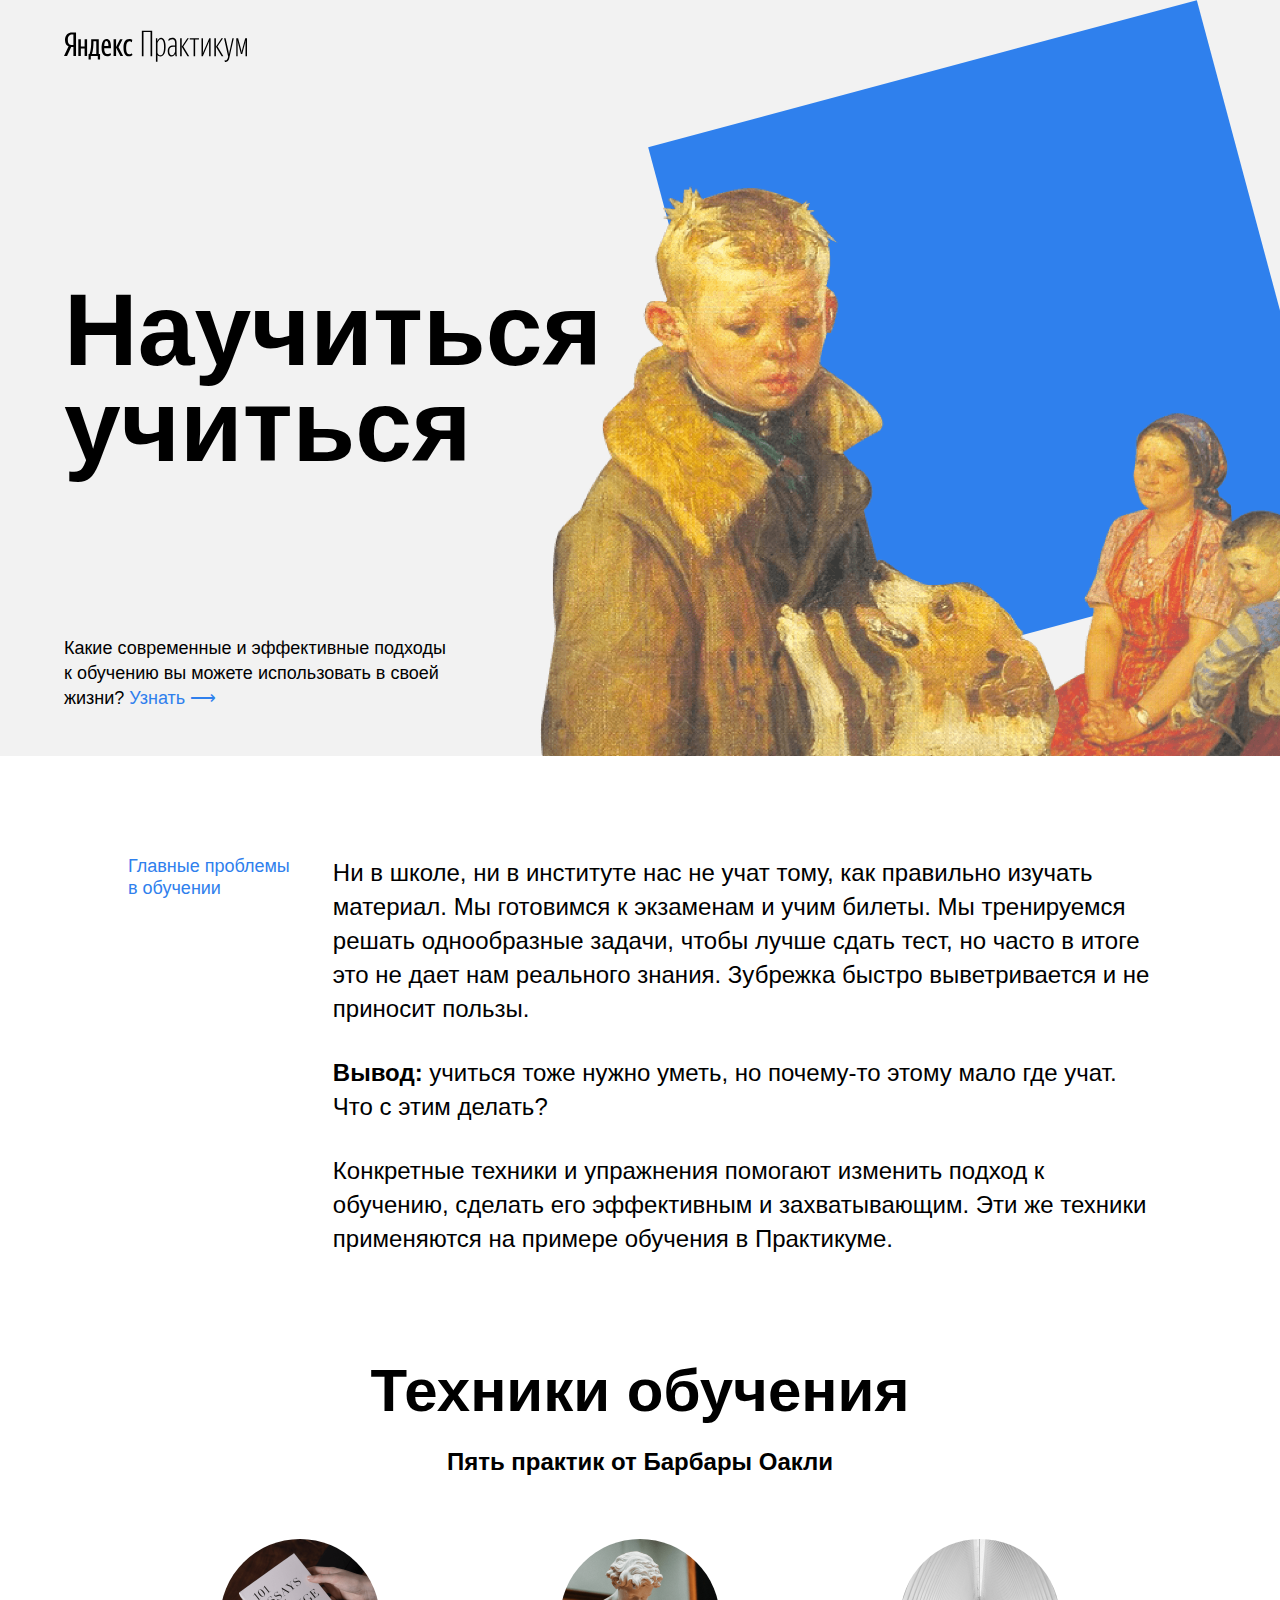
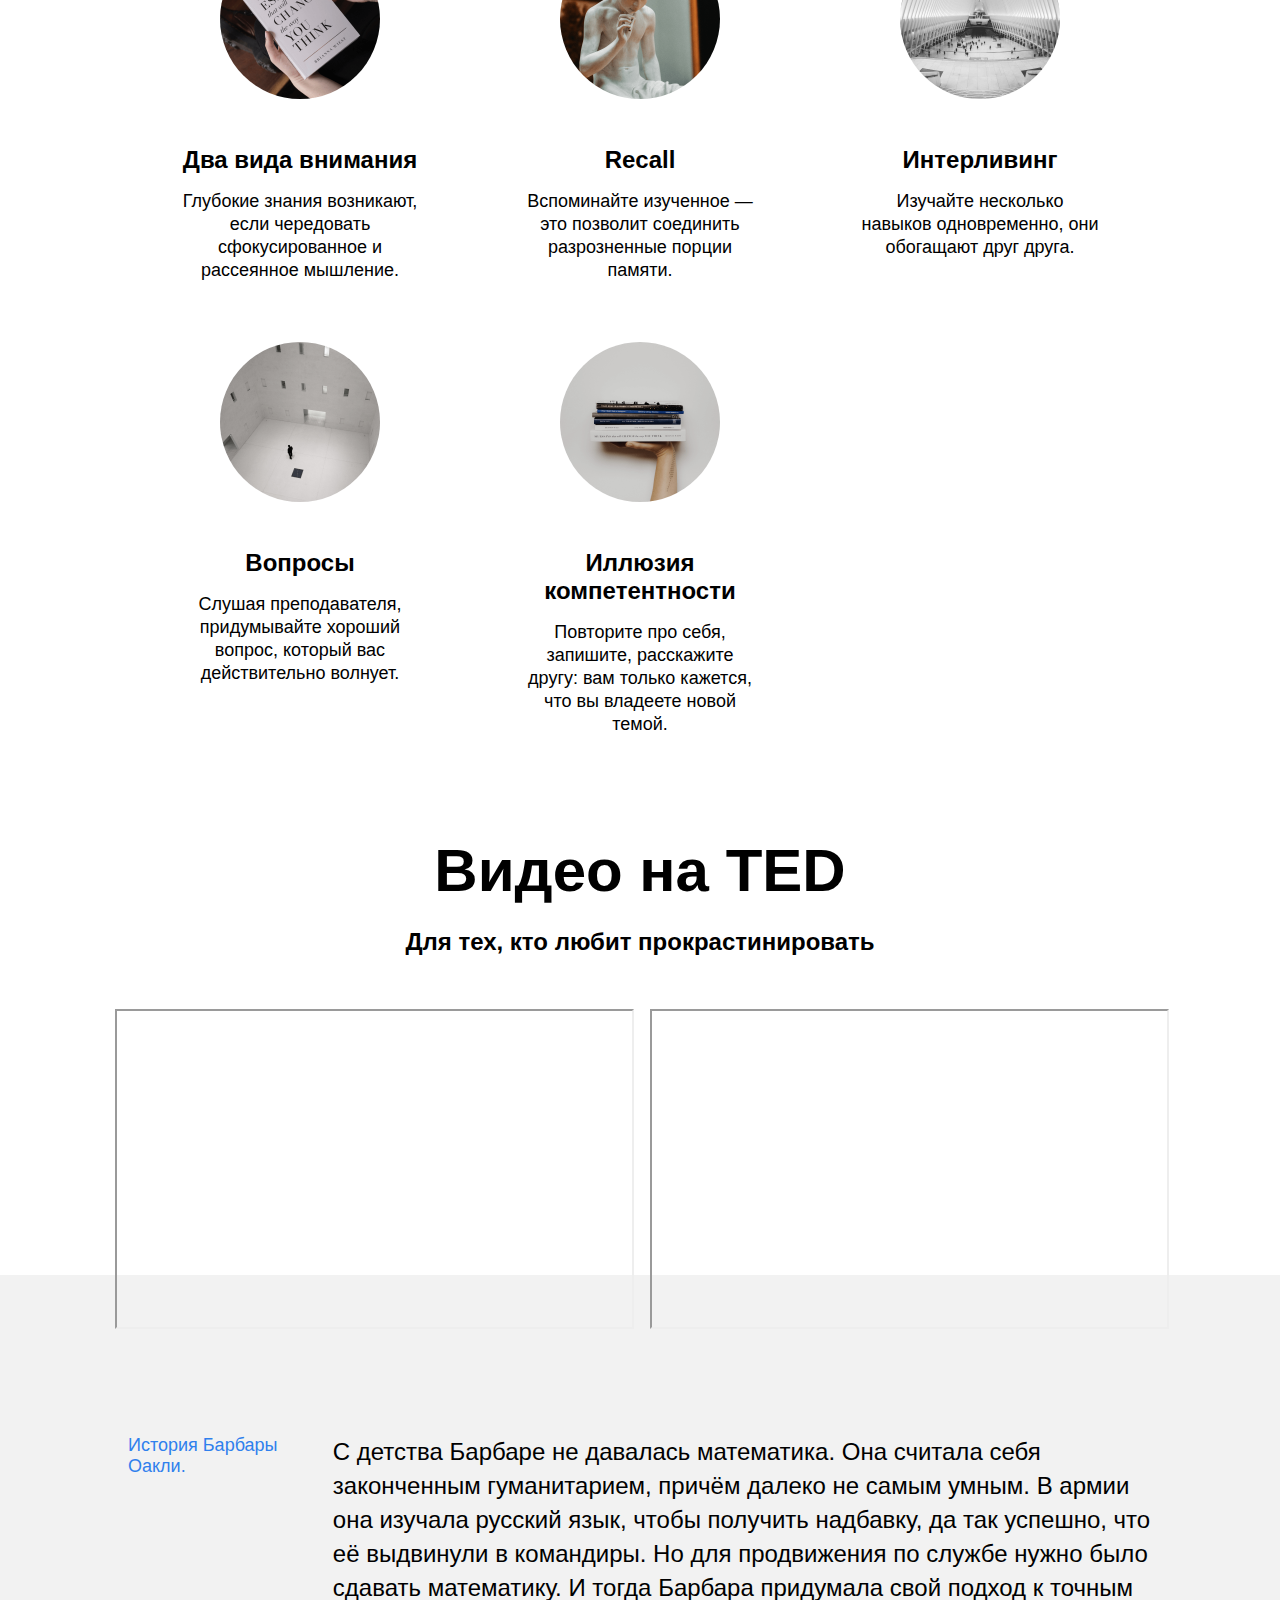
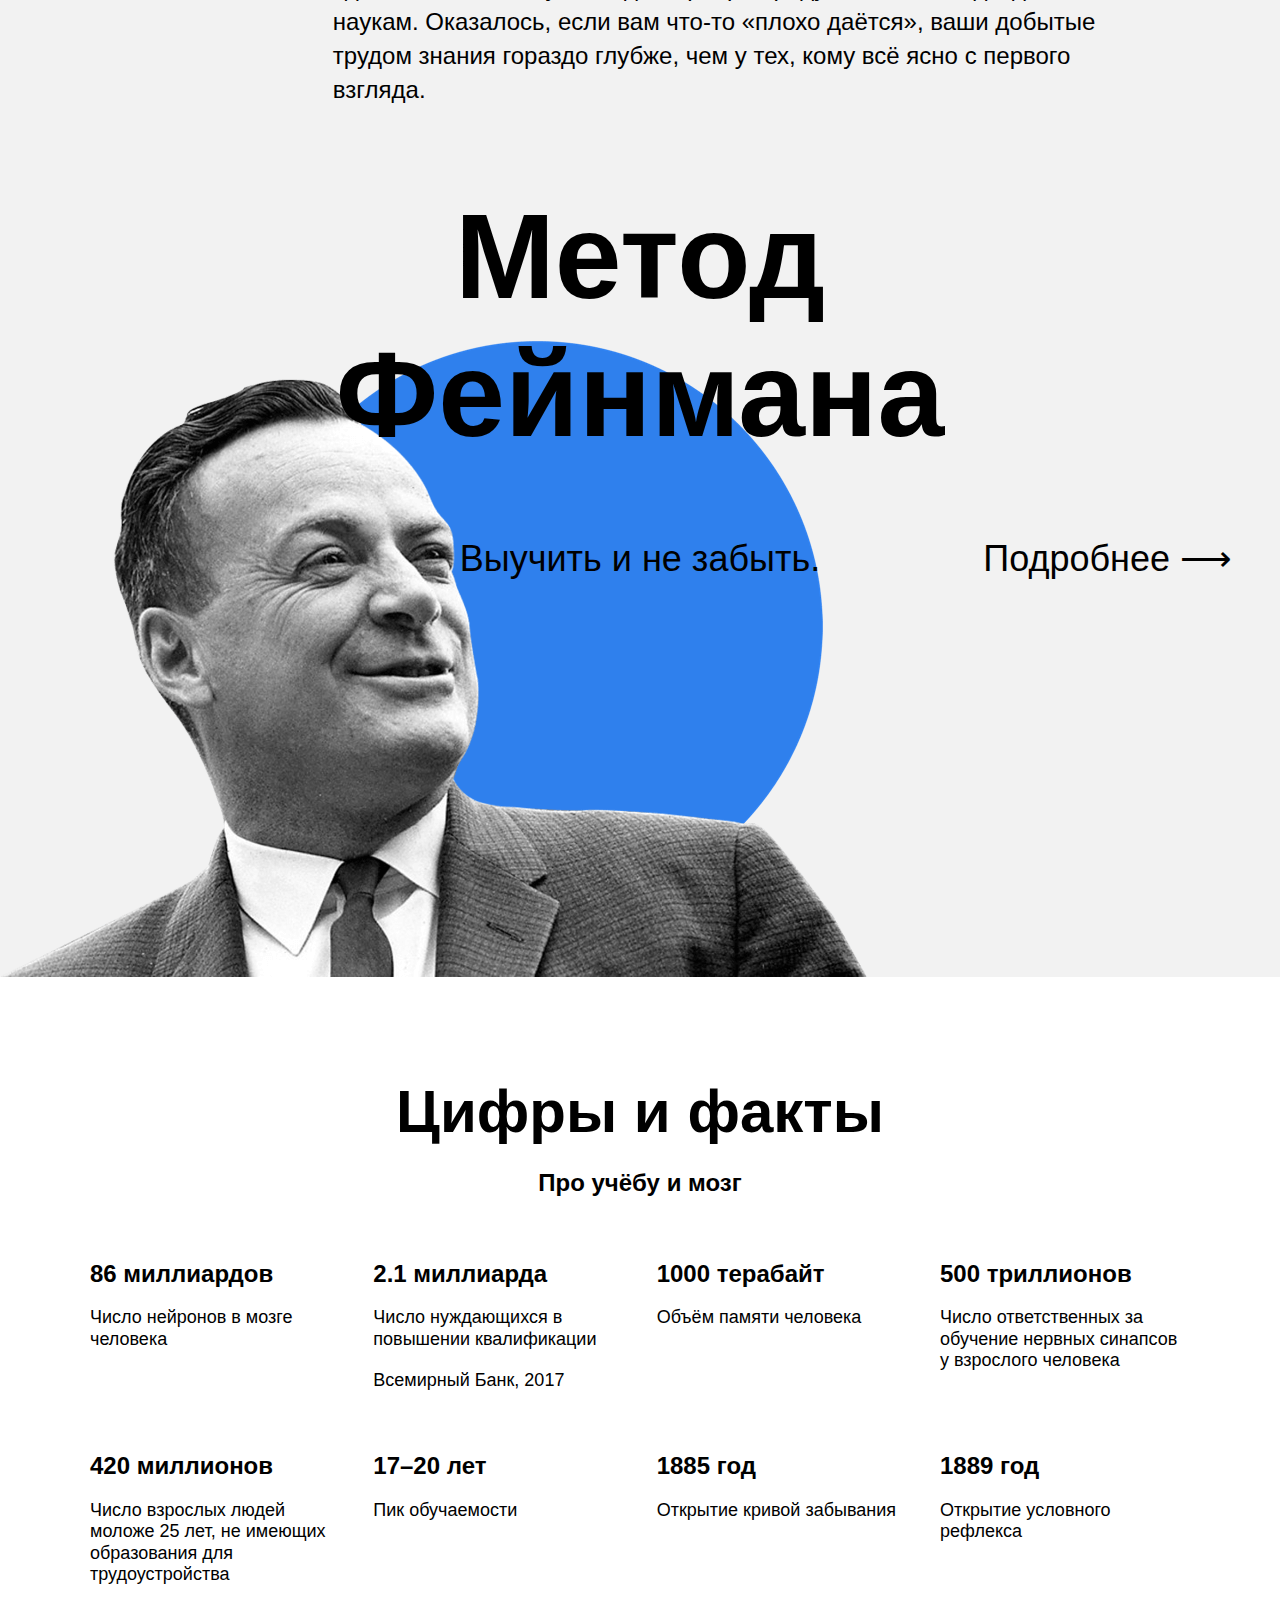
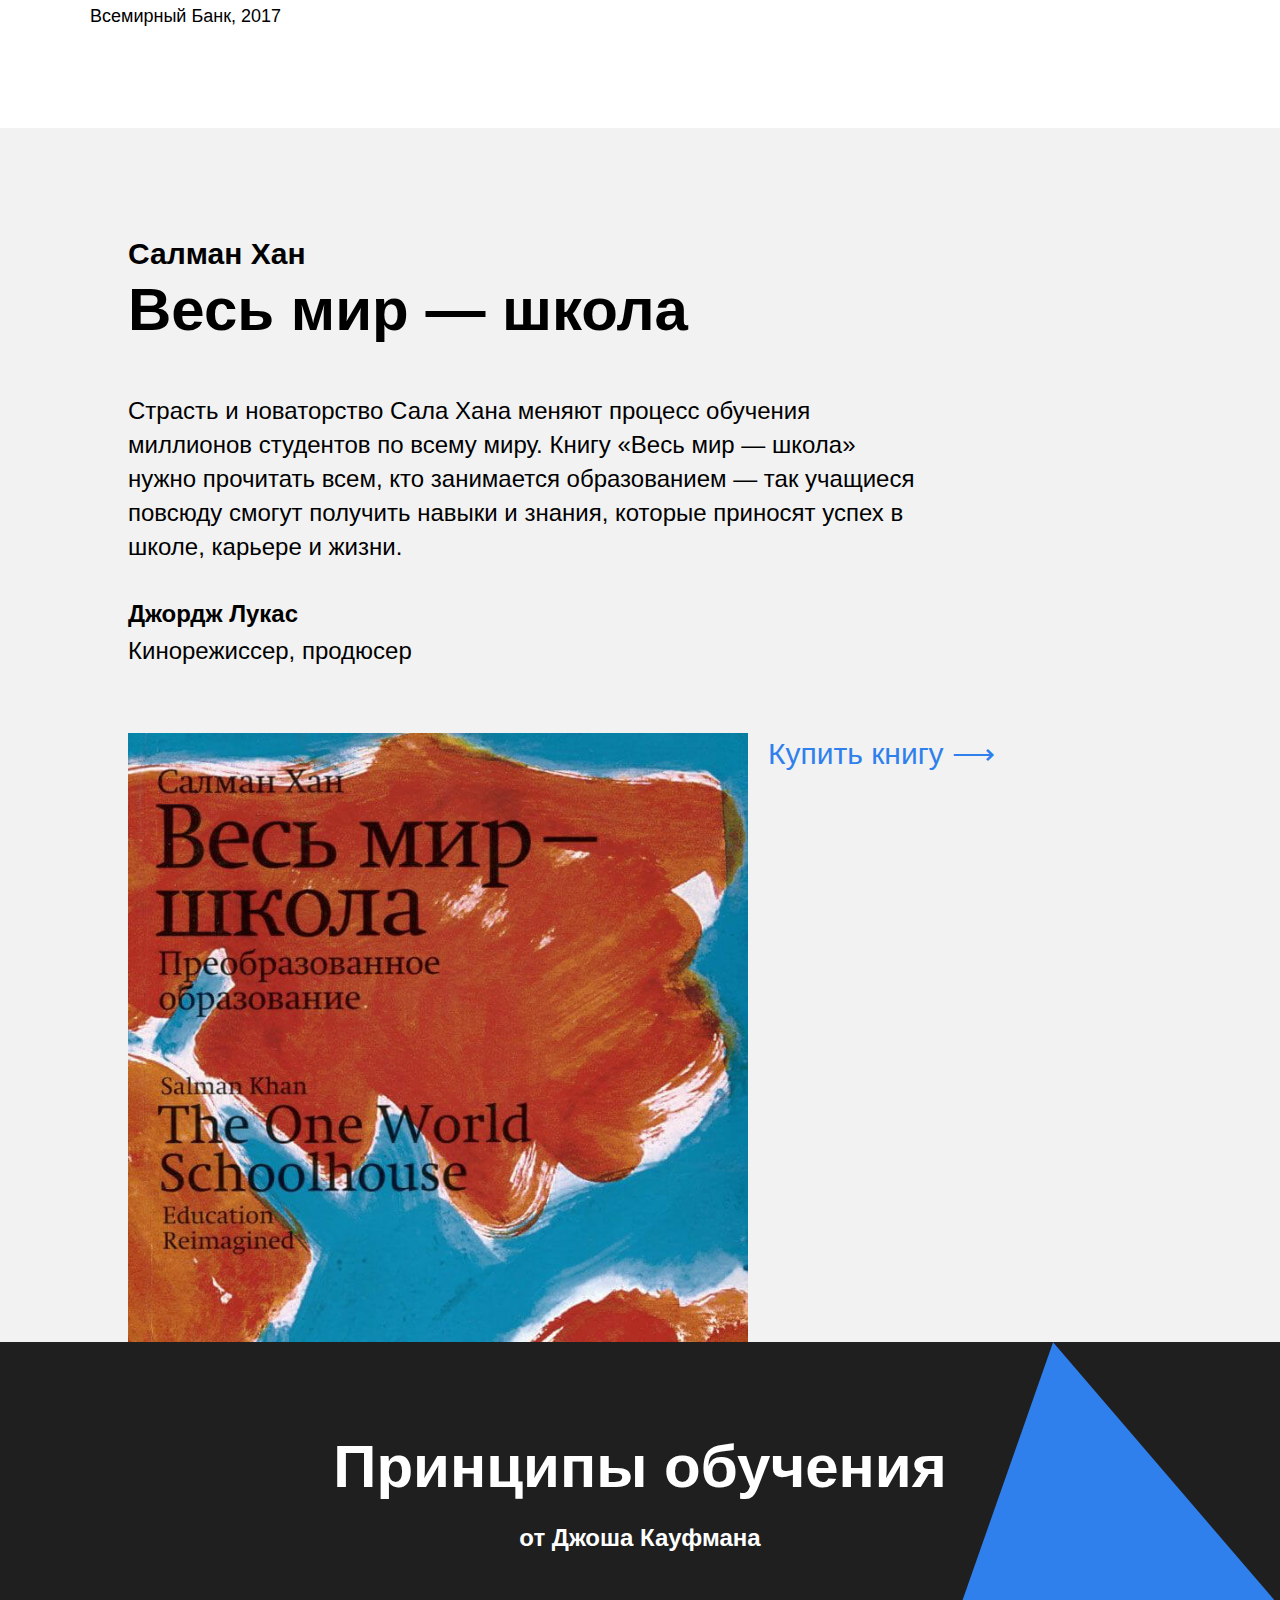
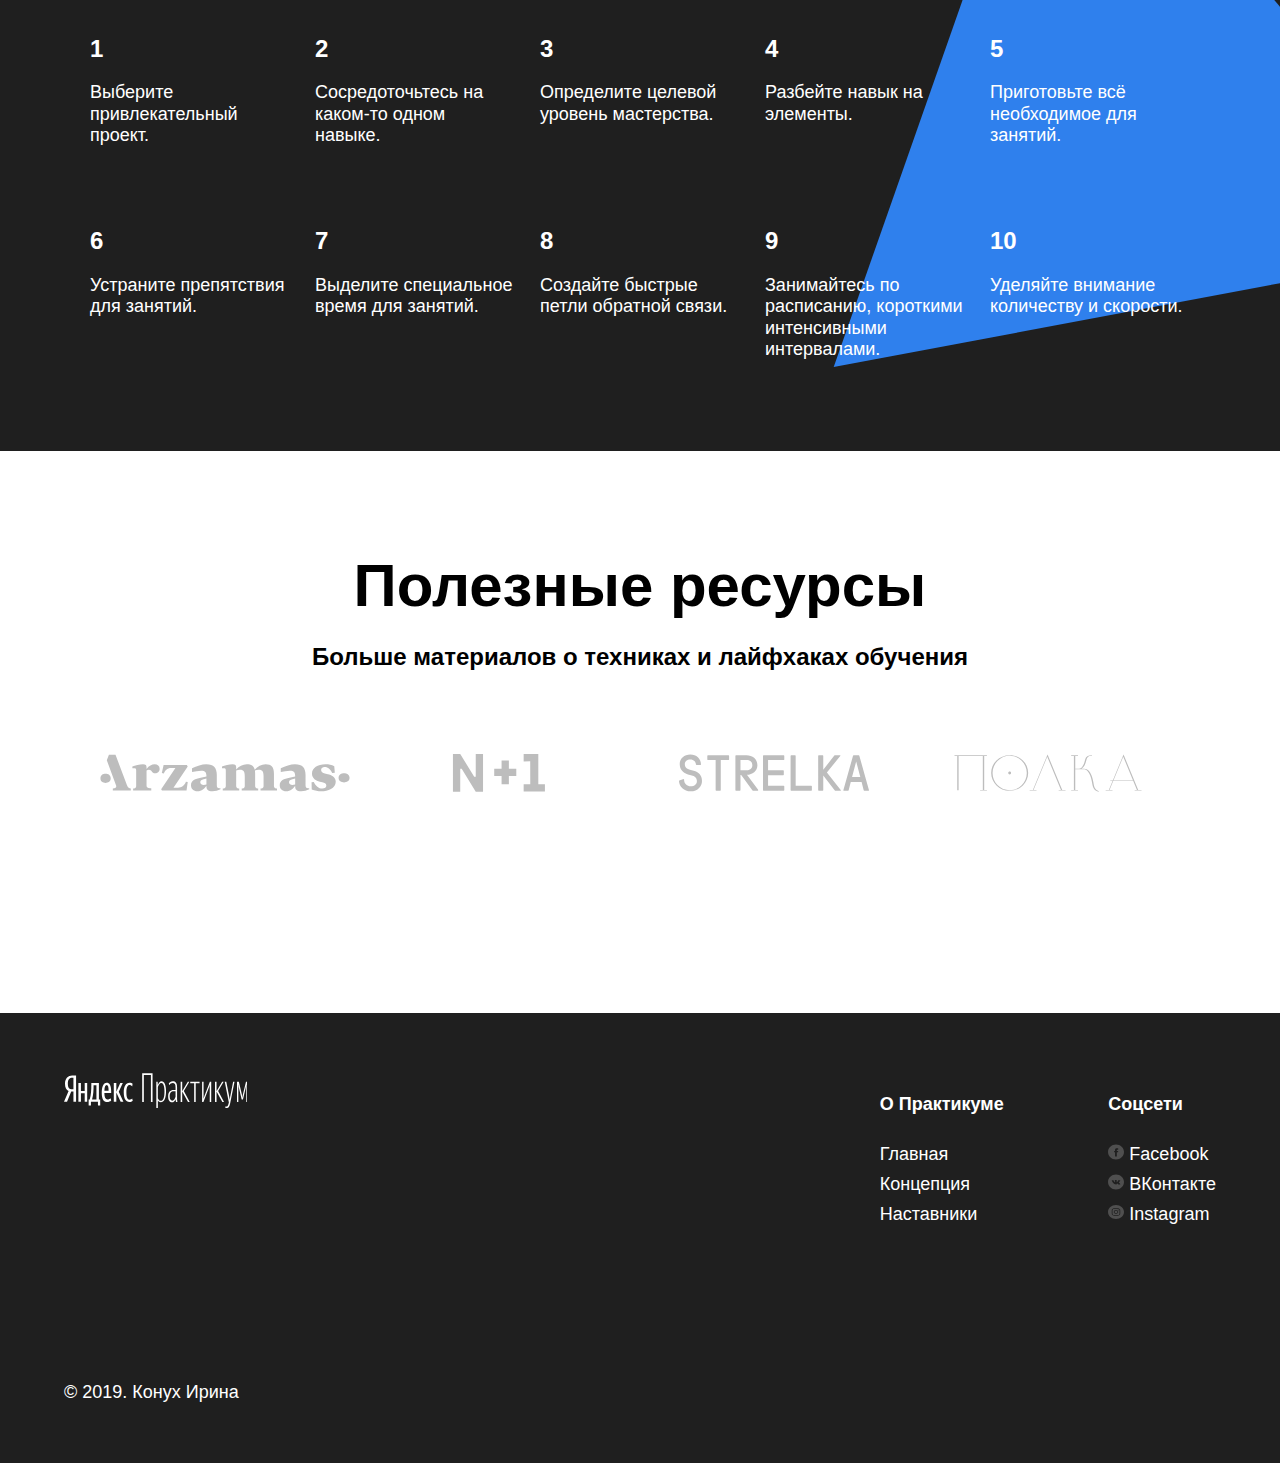
<file: Проект 01/Проект 01/index.html>
<!DOCTYPE html>
<html lang="ru">
<head>
    <meta charset="UTF-8">
    <meta name="viewport" content="width=device-width, initial-scale=1.0">
    <title>Научиться учиться</title>
    <!--Подключен normalize.css -->
    <link rel="stylesheet" href="./styles/normalize.css">
    <link rel="stylesheet" href="./styles/style.css">
</head>

<body>
<div class="page">
    <header class="header">
        <!--Реализован логотип как фоновое изображение -->
        <div class="logo logo_place_header"></div>
        <h1 class="header__title">Научиться учиться</h1>
        <h2 class="header__subtitle">Какие современные и эффективные подходы к обучению вы можете использовать в своей жизни? <a href="#" class="header__link">Узнать ⟶</a></h2>
        <img src="images/two_again.png" alt="Снова двойка" class="header__main-illustration">
        <div class="header__square-pic"></div>
    </header>
    <main class="content">
        <section class="description">
            <div class="two-columns">
                <h2 class="two-columns__brief">Главные проблемы в обучении</h2>
                <div class="two-columns__main-text">
                    <p class="two-columns__paragraph">Ни в школе, ни в институте нас не учат тому, как правильно изучать материал. Мы
                        готовимся к экзаменам и учим билеты. Мы тренируемся решать однообразные задачи,
                        чтобы лучше сдать тест, но часто в итоге это не дает нам реального знания. Зубрежка
                        быстро выветривается и не приносит пользы.
                    </p>
                    <p class="two-columns__paragraph"><span class="two-columns__span-accent">Вывод:</span> учиться тоже нужно уметь, но почему-то этому мало где учат. Что с этим делать?
                    </p>
                    <p class="two-columns__paragraph">Конкретные техники и упражнения помогают изменить подход к обучению, сделать его
                        эффективным и захватывающим. Эти же техники применяются на примере обучения в
                        Практикуме.
                    </p>
                </div>
            </div>
        </section>

        <section class="technics">
            <h2 class="section-title">Техники обучения</h2>
            <h3 class="section-subtitle">Пять практик от Барбары Оакли</h3>
            <div class="cards">
                <div class="cards__item">
                    <img src="images/attention.png" alt="Внимание" class="cards__image">
                    <h4 class="cards__title">Два вида внимания</h4>
                    <p class="cards__description">Глубокие знания возникают, если чередовать сфокусированное и рассеянное мышление.</p>
                </div>
                <div class="cards__item">
                    <img src="images/recall.png" alt="Напоминание" class="cards__image">
                    <h4 class="cards__title">Recall</h4>
                    <p class="cards__description">Вспоминайте изученное — это позволит соединить разрозненные порции памяти.</p>
                </div>
                <div class="cards__item">
                    <img src="images/interliving.png" alt="Чередование" class="cards__image">
                    <h4 class="cards__title">Интерливинг</h4>
                    <p class="cards__description">Изучайте несколько навыков одновременно, они обогащают друг друга.</p>
                </div>
                <div class="cards__item">
                    <img src="images/question.png" alt="Вопрос" class="cards__image">
                    <h4 class="cards__title">Вопросы</h4>
                    <p class="cards__description">Слушая преподавателя, придумывайте хороший вопрос, который вас действительно волнует.</p>
                </div>
                <div class="cards__item">
                    <img src="images/competence.png" alt="Компетентность" class="cards__image">
                    <h4 class="cards__title">Иллюзия компетентности</h4>
                    <p class="cards__description">Повторите про себя, запишите, расскажите другу: вам только кажется, что вы владеете новой темой.</p>
                </div>
            </div>
        </section>

        <section class="video">
            <h2 class="section-title">Видео нa TED</h2>
            <h3 class="video video__section-subtitle">Для тех, кто любит прокрастинировать</h3>
                <div class="video__iframe"> 
                    <iframe class="video__iframe-one" src="https://www.youtube.com/embed/5MgBikgcWnY" allowfullscreen=""></iframe>
                    <iframe class="video__iframe-two" src="https://www.youtube.com/embed/arj7oStGLkU" allowfullscreen=""></iframe>
                </div>
        </section>

        <section class="oakley">
            <div class="two-columns">
                <h2 class="two-columns__brief">История Барбары Оакли.</h2>
                <div class="two-columns__main-text">
                    <p class="two-columns__paragraph">С детства Барбаре не давалась математика. Она считала себя законченным гуманитарием,
                        причём далеко не самым умным. В армии она изучала русский язык, чтобы получить надбавку, да так успешно, что её
                        выдвинули в командиры. Но для продвижения по службе нужно было сдавать математику. И тогда Барбара придумала свой подход
                        к точным наукам. Оказалось, если вам что-то «плохо даётся», ваши добытые трудом знания гораздо глубже, чем у тех, кому
                        всё ясно с первого взгляда.
                    </p>
                </div>
            </div>
        </section>

        <section class="feinman">
            <img src="images/feinman.png" alt="Метод Фейнмана" class="feinman__illustration">
            <h2 class="feinman__title">Метод Фейнмана</h2>
            <p class="feinman__subtitle">Выучить и не забыть.<a href="#" class="feinman__link">Подробнее ⟶</a></p>
        </section>

        <section class="digits">
            <h2 class="section-title">Цифры и факты</h2>
            <h3 class="section-subtitle">Про учёбу и мозг</h3>
            <div class="table">
                <div class="table__cell">
                    <h4 class="table__heading">86 миллиардов</h4>
                    <p class="table__text">Число нейронов в мозге человека</p>
                </div>
                <div class="table__cell">
                    <h4 class="table__heading">2.1 миллиарда</h4>
                    <p class="table__text">Число нуждающихся в повышении квалификации</p>
                    <p class="table__text-next">Всемирный Банк, 2017</p>
                </div>
                <div class="table__cell">
                    <h4 class="table__heading">1000 терабайт</h4>
                    <p class="table__text">Объём памяти человека</p>
                </div>
                <div class="table__cell">
                    <h4 class="table__heading">500 триллионов</h4>
                    <p class="table__text">Число ответственных за обучение нервных синапсов у взрослого человека</p>
                </div>
                <div class="table__cell">
                    <h4 class="table__heading">420 миллионов</h4>
                    <p class="table__text">Число взрослых людей моложе 25 лет, не имеющих образования для трудоустройства</p>
                    <p class="table__text-next">Всемирный Банк, 2017</p>
                </div>
                <div class="table__cell">
                    <h4 class="table__heading">17–20 лет</h4>
                    <p class="table__text">Пик обучаемости</p>
                </div>
                <div class="table__cell">
                    <h4 class="table__heading">1885 год</h4>
                    <p class="table__text">Открытие кривой забывания</p>
                </div>
                <div class="table__cell">
                    <h4 class="table__heading">1889 год</h4>
                    <p class="table__text">Открытие условного рефлекса</p>
                </div>
            </div>
        </section>

        <section class="khan">
            <div class="khan__container">
                <h3 class="khan__author">Салман Хан</h3>
                <h2 class="khan__title">Весь мир — школа</h2>
                <p class="khan__quote">Страсть и новаторство Сала Хана меняют процесс обучения миллионов студентов по всему миру. Книгу «Весь мир — школа» нужно прочитать всем, кто занимается образованием — так учащиеся повсюду смогут получить навыки и знания, которые приносят успех в школе, карьере и жизни.</p>
                <p class="khan__quote-author">Джордж Лукас</p>
                <p class="khan__quote-author-subline">Кинорежиссер, продюсер</p>
                <div class="khan__book-container">
                    <img src="images/book.jpg" alt="Книга" class="khan__book-pic">
                    <a href="#" class="khan__buy-link">Купить книгу ⟶</a>
                </div>
            </div>
        </section>

        <section class="kaufman">
            <img src="images/triangle.svg" alt="Треугольник" class="kaufman__triangle">
            <h2 class="section-title section-title_theme_dark">Принципы обучения</h2>
            <h3 class="section-subtitle section-subtitle_theme_dark">от Джоша Кауфмана</h3>
            <div class="table table_theme_dark">
                <div class="table__cell table__cell_theme_dark">
                    <h4 class="table__heading table__heading_theme_dark">1</h4>
                    <p class="table__text table__text_theme_dark">Выберите привлекательный проект.</p>
                </div>
                <div class="table__cell table__cell_theme_dark">
                    <h4 class="table__heading table__heading_theme_dark">2</h4>
                    <p class="table__text table__text_theme_dark">Сосредоточьтесь на каком-то одном навыке.</p>
                </div>
                <div class="table__cell table__cell_theme_dark">
                    <h4 class="table__heading table__heading_theme_dark">3</h4>
                    <p class="table__text table__text_theme_dark">Определите целевой уровень мастерства.</p>
                </div>
                <div class="table__cell table__cell_theme_dark">
                    <h4 class="table__heading table__heading_theme_dark">4</h4>
                    <p class="table__text table__text_theme_dark">Разбейте навык на элементы.</p>
                </div>
                <div class="table__cell table__cell_theme_dark">
                    <h4 class="table__heading table__heading_theme_dark">5</h4>
                    <p class="table__text table__text_theme_dark">Приготовьте всё необходимое для занятий.</p>
                </div>
                <div class="table__cell table__cell_theme_dark">
                    <h4 class="table__heading table__heading_theme_dark">6</h4>
                    <p class="table__text table__text_theme_dark">Устраните препятствия для занятий.</p>
                </div>
                <div class="table__cell table__cell_theme_dark">
                    <h4 class="table__heading table__heading_theme_dark">7</h4>
                    <p class="table__text table__text_theme_dark">Выделите специальное время для занятий.</p>
                </div>
                <div class="table__cell table__cell_theme_dark">
                    <h4 class="table__heading table__heading_theme_dark">8</h4>
                    <p class="table__text table__text_theme_dark">Создайте быстрые петли обратной связи.</p>
                </div>
                <div class="table__cell table__cell_theme_dark">
                    <h4 class="table__heading table__heading_theme_dark">9</h4>
                    <p class="table__text table__text_theme_dark">Занимайтесь по расписанию, короткими интенсивными интервалами.</p>
                </div>
                <div class="table__cell table__cell_theme_dark">
                    <h4 class="table__heading table__heading_theme_dark">10</h4>
                    <p class="table__text table__text_theme_dark">Уделяйте внимание количеству и скорости.</p>
                </div>
            </div>
        </section>

        <section class="resources">
            <h2 class="section-title">Полезные ресурсы</h2>
            <h3 class="section-subtitle">Больше материалов о техниках и лайфхаках обучения</h3>
            <div class="resources__logo-zone">
                <img src="images/logo/arzamas.svg" alt="Логотип" class="resources__logo">
                <img src="images/logo/n1.svg" alt="Логотип" class="resources__logo">
                <img src="images/logo/strelka.svg" alt="Логотип" class="resources__logo">
                <img src="images/logo/polka.svg" alt="Логотип" class="resources__logo">
            </div>
        </section>

    </main>
    <footer class="footer">
        <div class="footer__columns">
            <div class="footer__column footer__column_content_copyright">
                <div class="logo logo_place_footer"></div>
                <h2 class="footer__author">© 2019. Конух Ирина</h2>
            </div>

            <nav class="footer__column footer__column_content_info">
                <ul>
                    <li><h2 class="footer__column footer__column-heading">О Практикуме</h2></li>
                    <li><a href="#" class="footer__column footer__column-links">Главная</a></li>
                    <li><a href="#" class="footer__column footer__column-links">Концепция</a></li>
                    <li><a href="#" class="footer__column footer__column-links">Наставники</a></li>
                </ul>
            </nav> 
            <nav class="footer__column footer__column_content_social">
                <ul>
                    <li><h2 class="footer__column footer__column-heading">Соцсети</h2></li>
                    <li><a href="#" class="footer__column footer__column-links"><img src="images/facebook_white.svg" alt="Facebook" class="footer__social-icons"> Facebook</a></li>
                    <li><a href="#" class="footer__column footer__column-links"><img src="images/vk_white.svg" alt="ВКонтакте" class="footer__social-icons"> ВКонтакте</a></li>
                    <li><a href="#" class="footer__column footer__column-links"><img src="images/instagram_white.svg" alt="Instagram" class="footer__social-icons"> Instagram</a></li>
                </ul>
            </nav> 

        </div>
    </footer>
</div>


</body>
</html>


<!--

    Не включен текстовый контент в div
    Использованы правильные относительные пути к изображениям
    У всех картинок есть атрибут alt
    Правильно размечены заголовки
    Верно подключены файлы стилей
    Не фиксируется высота текстового контента
    Отсутствуют лишние обертки
    Правильное использование БЭМ наименований
    Использование актуальных тегов
    Однотипные повторяющиеся элементы (навигация; теги, которые воспринимаются перечислением) реализованы списком
    Верстка соответствует брифу

-->
</file>
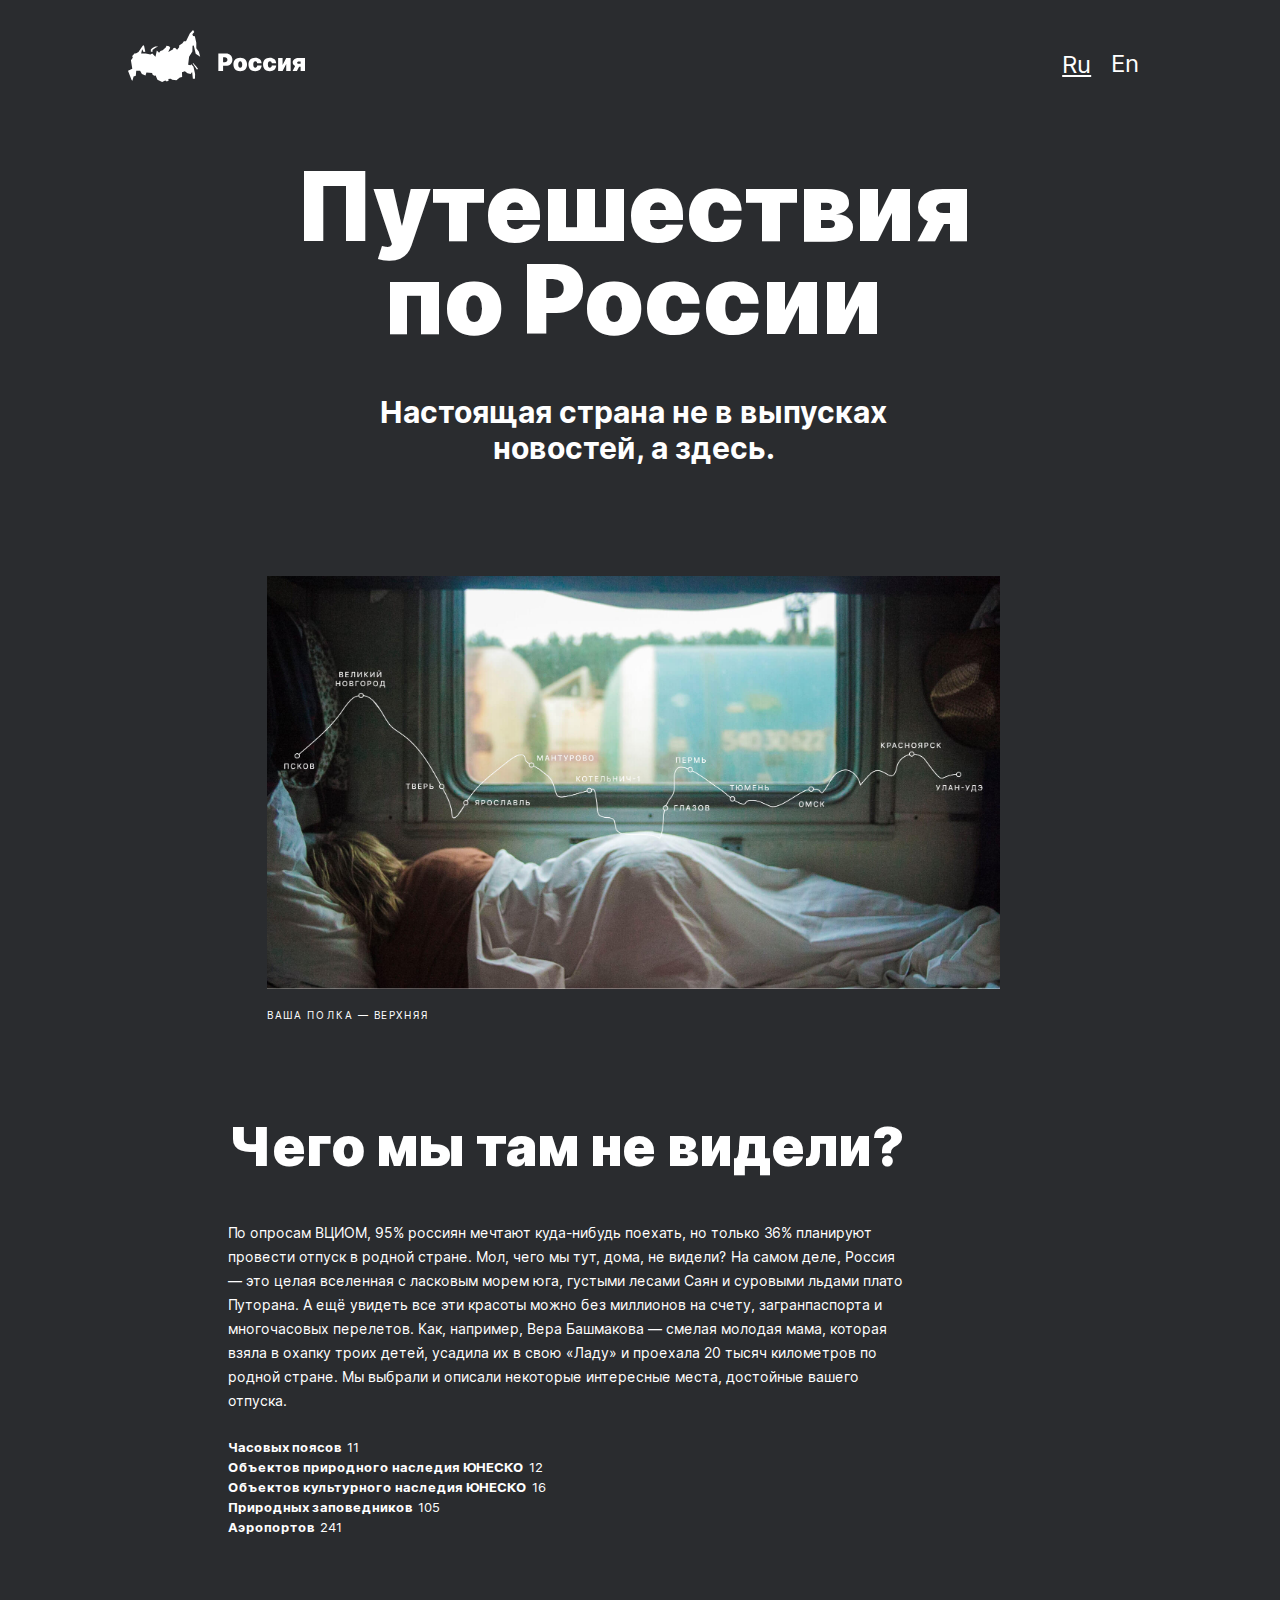
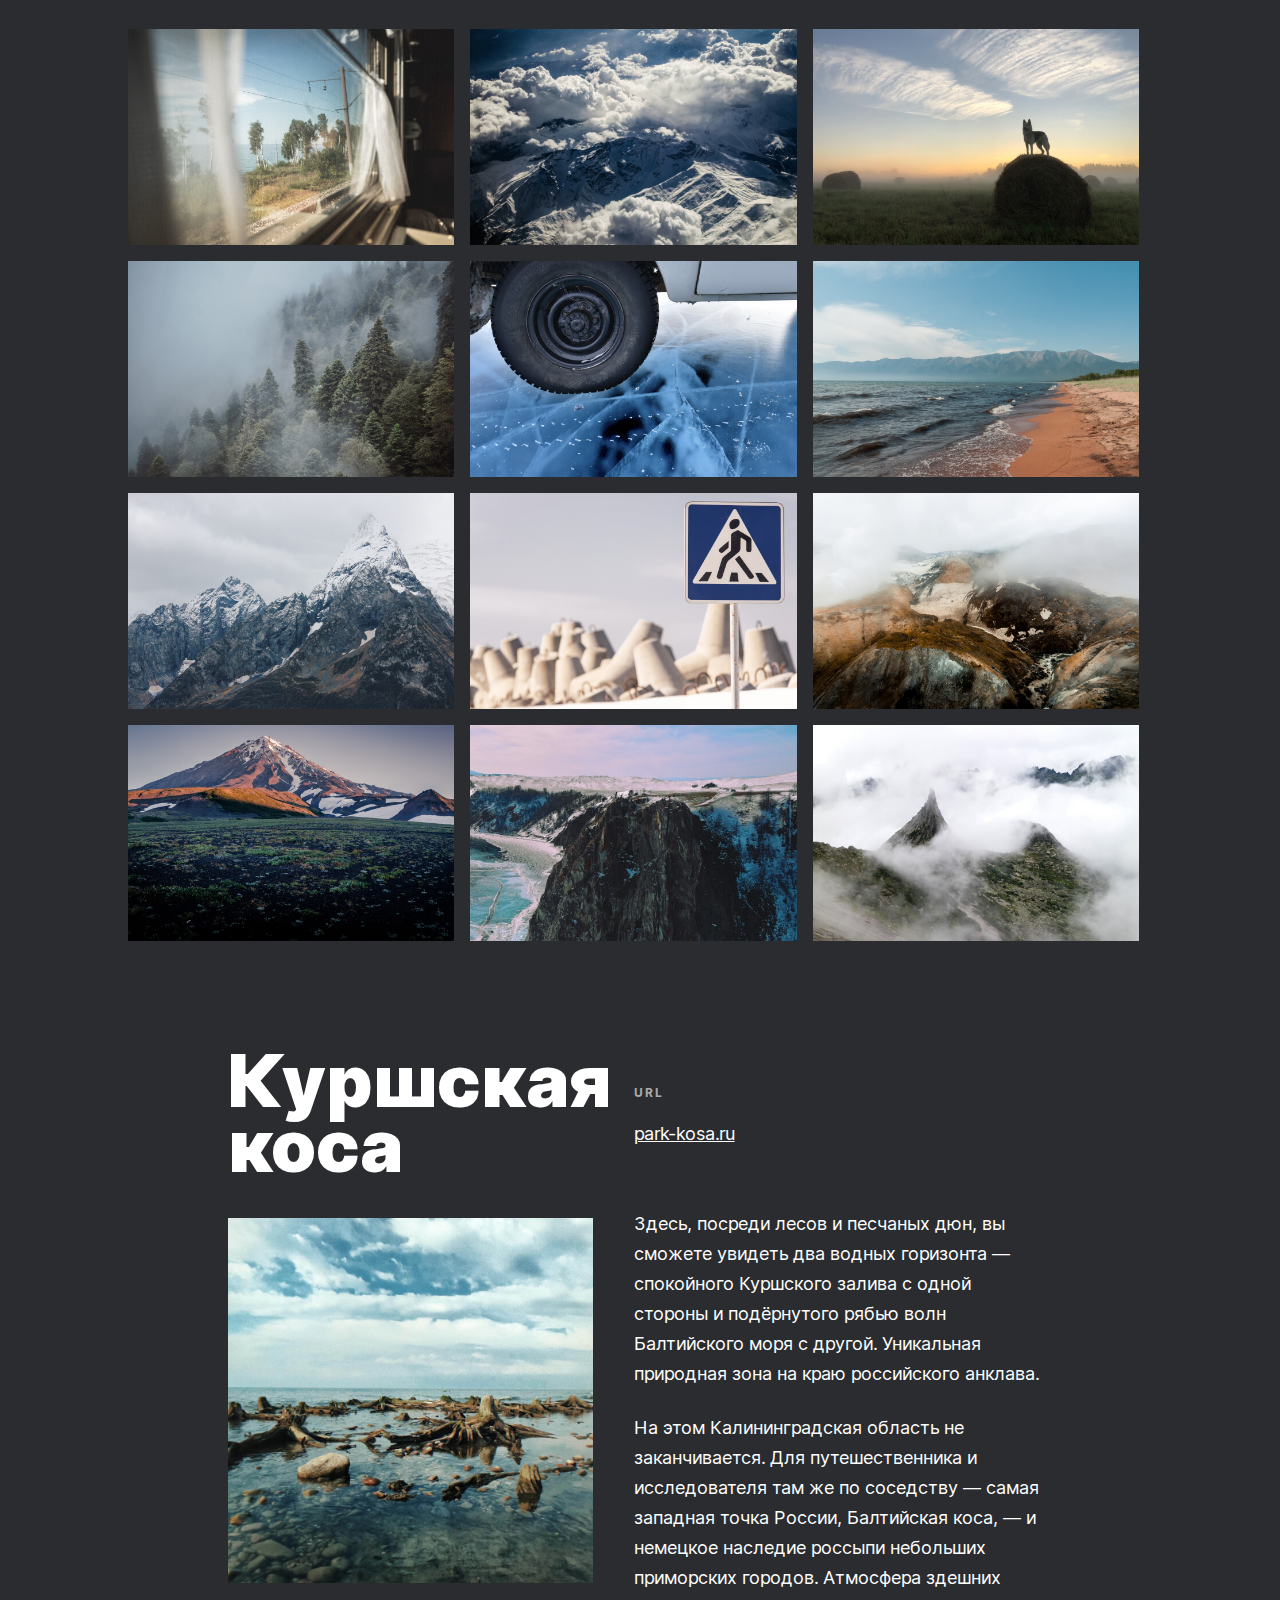
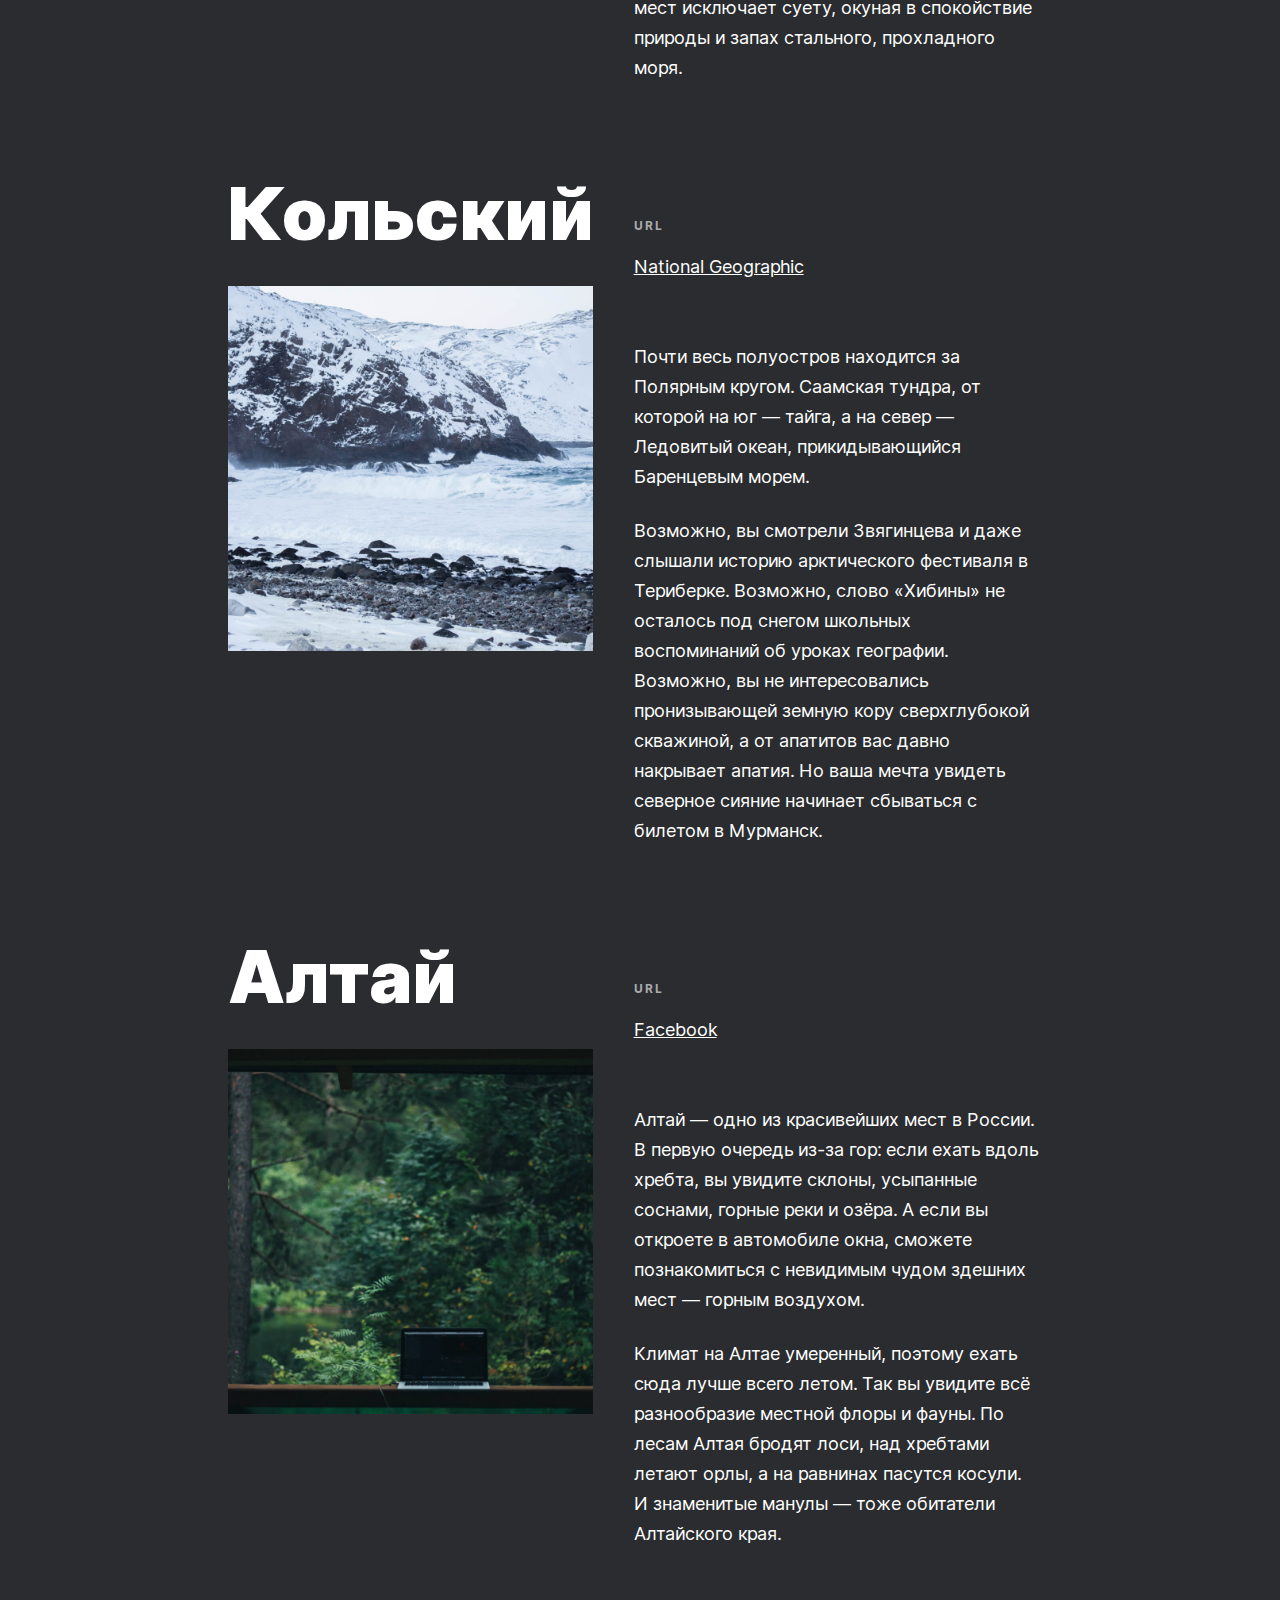
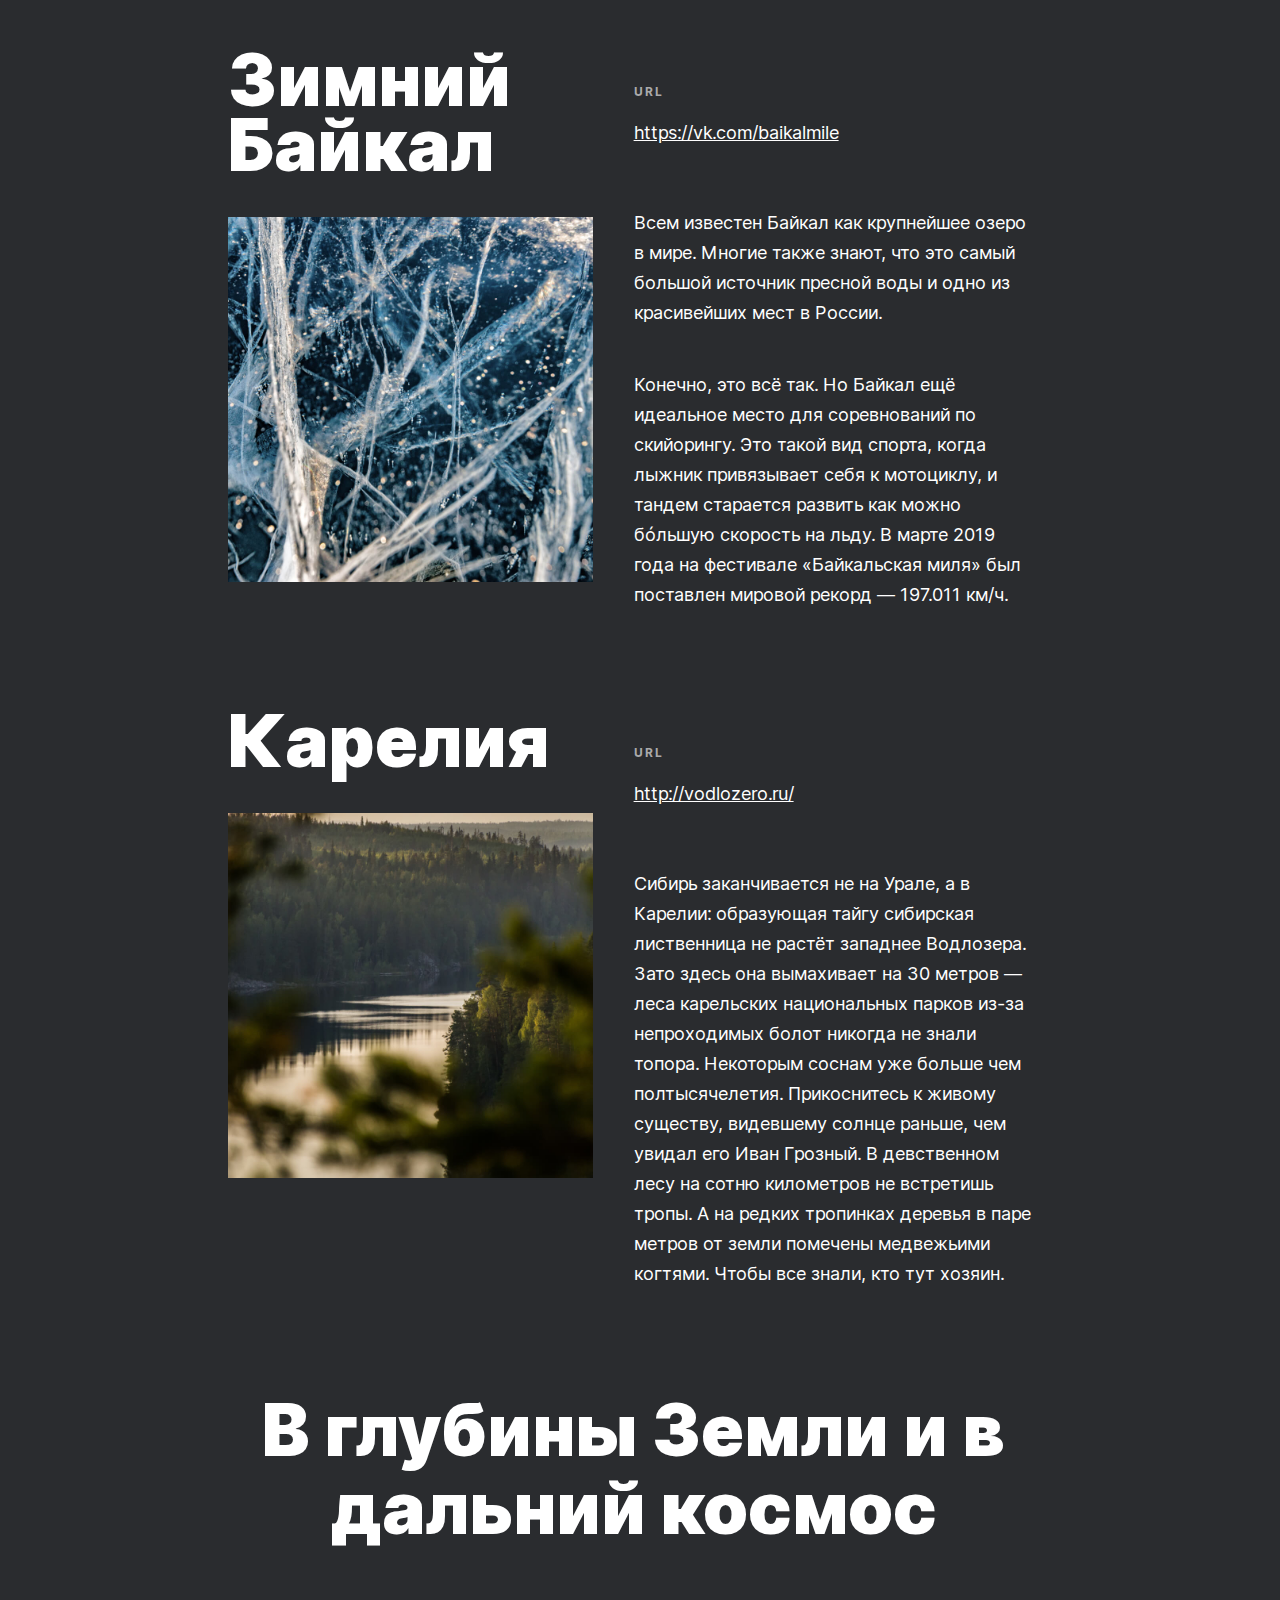
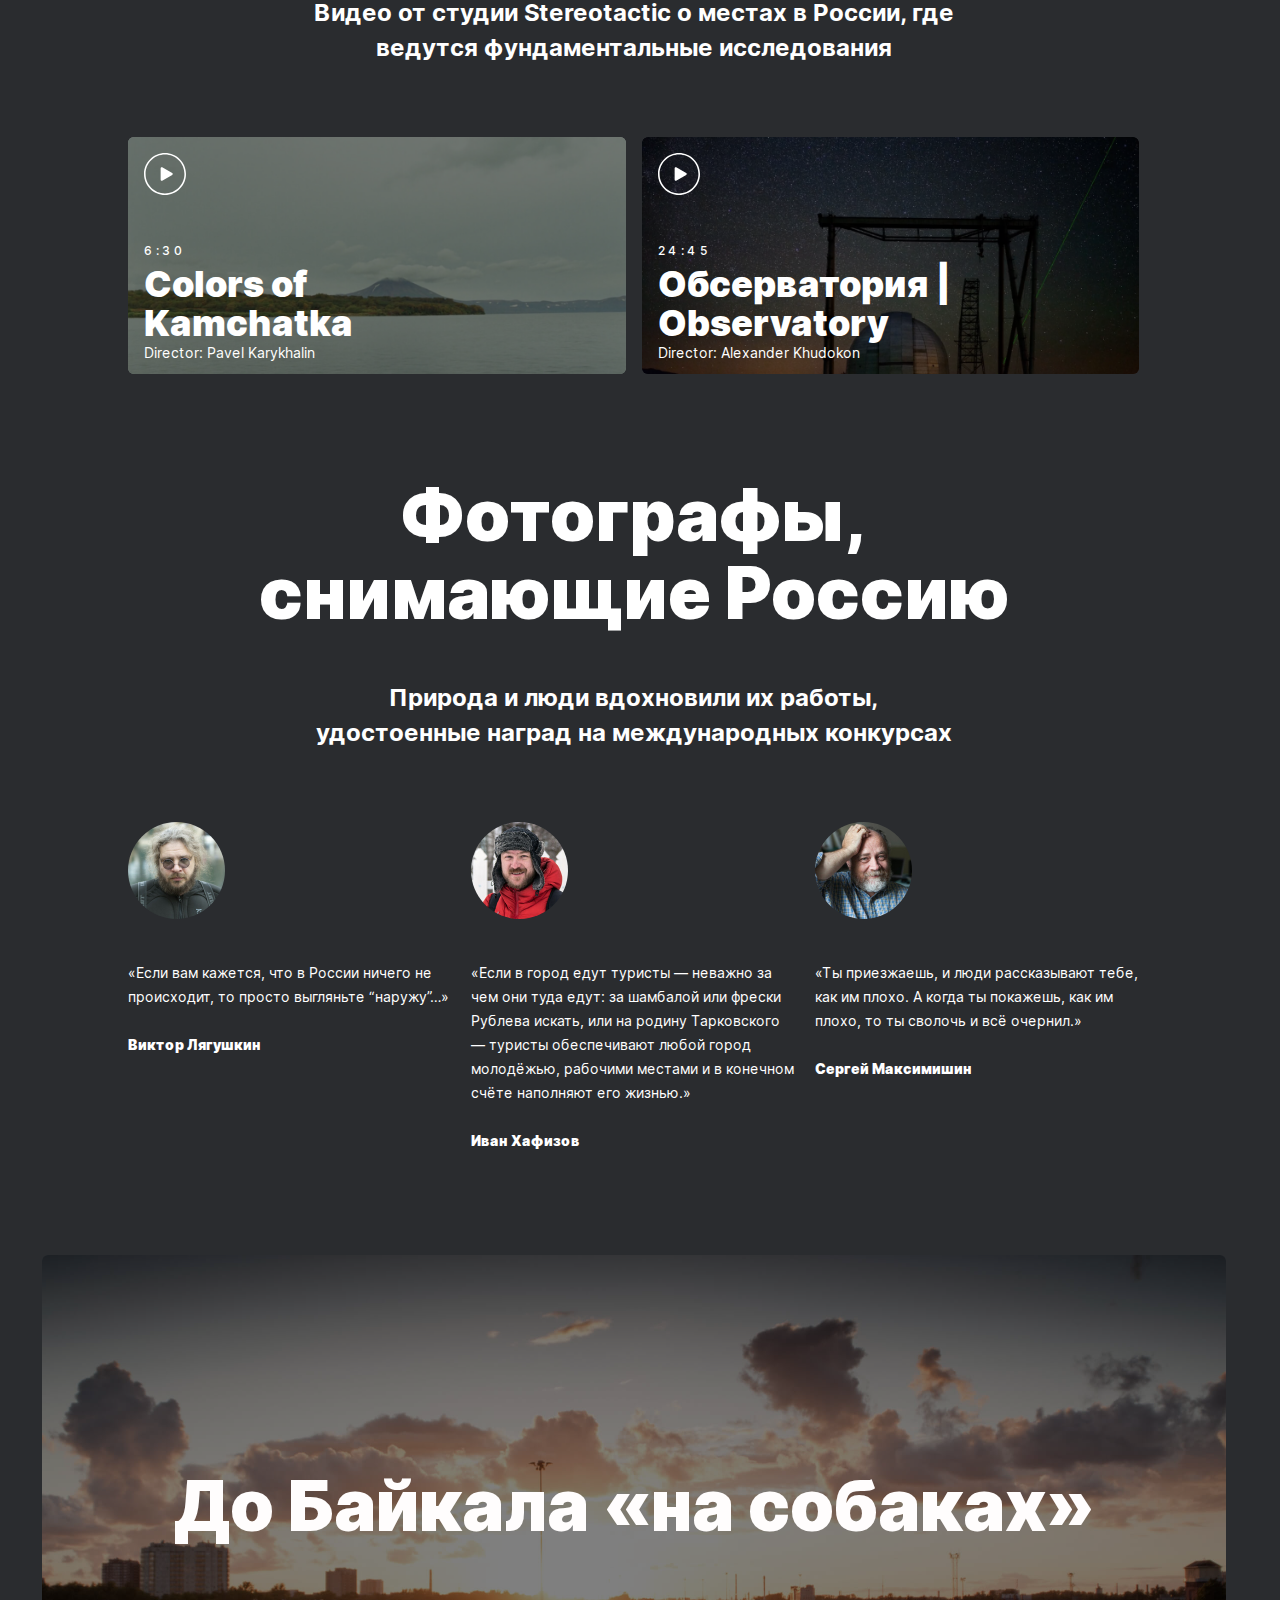
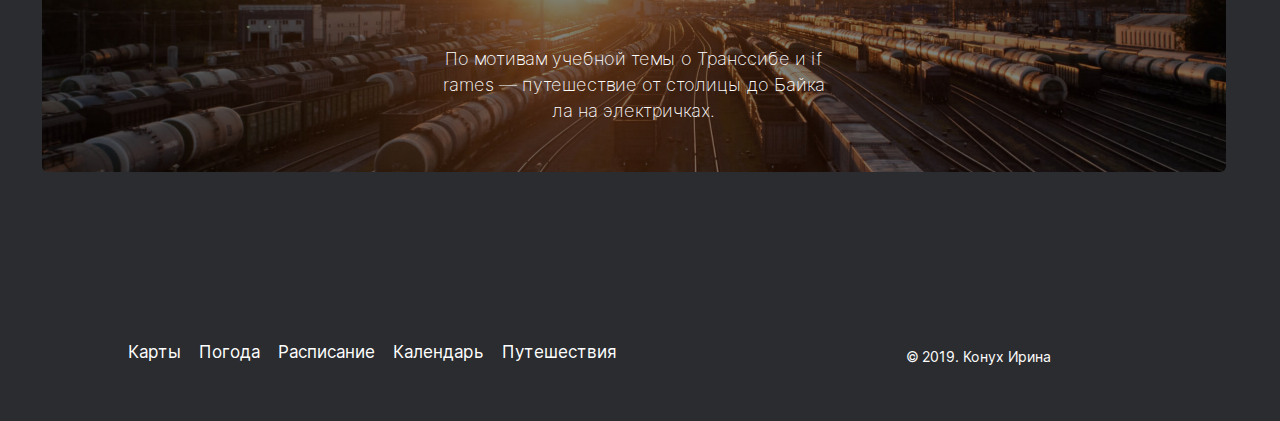
<file: Проект 02/Проект 02/index.html>
<!DOCTYPE html>
<html lang="ru"> 
    <head>
        <meta charset="UTF-8">
        <meta name="viewport" content="width=device-width, initial-scale=1.0">
        <title>Путешествия по России</title>
        <link rel="stylesheet" href="./styles/normalize.css">
        <link rel="stylesheet" href="./styles/style.css">
        <link rel="stylesheet" href="./Inter(Web)/inter.css">
        <link rel="stylesheet" href="./styles/media.css">
    </head>

    <body class="body">
        
        <div class="page">

            <header class="header">
                <div class="header__logo"></div>
                <div class="header__langs">
                    <a href="#" class="header__lang header__lang_ru header__lang_active">Ru</a>
                    <a href="#" class="header__lang header__lang_en">En</a>
                </div>
            </header>
            <main class="content"> 

                <section class="lead">
                    <h1 class="lead__title">Путешествия по России</h1>
                    <h2 class="lead__subtitle">Настоящая страна не в выпусках новостей, а здесь.</h2>
                    <figure class="lead__container">
                        <p class="lead__paragraph"><img src="images/polka.jpg" alt="Девушка спит в вагоне поезда. Иллюстрация." class="lead__image"></p>
                        <figcaption class="lead__caption">ваша полка — верхняя</figcaption>
                    </figure>
                </section>

                <section class="intro">
                    <h2 class="intro__title">Чего мы там не видели?</h2>
                    <h3 class="intro__subtitle">Зачем путешествовать по своему дому</h3>
                    <p class="intro__text">По опросам ВЦИОМ, 95% россиян мечтают куда-нибудь поехать, но только 36% планируют провести отпуск в родной стране. Мол, чего мы тут, дома, не видели? На самом деле, Россия — это целая вселенная с ласковым морем юга, густыми лесами Саян и суровыми льдами плато Путорана. А ещё увидеть все эти красоты можно без миллионов на счету, загранпаспорта и многочасовых перелетов. Как, например, Вера Башмакова — смелая молодая мама, которая взяла в охапку троих детей, усадила их в свою «Ладу» и проехала 20 тысяч километров по родной стране. Мы выбрали и описали некоторые интересные места, достойные вашего отпуска.</p>
                    <ul class="intro__list">
                            <li>Часовых поясов <span class="intro__number">11</span></li>
                            <li>Объектов природного наследия ЮНЕСКО <span class="intro__number">12</span></li>
                            <li>Объектов культурного наследия ЮНЕСКО <span class="intro__number">16</span></li>
                            <li>Природных заповедников <span class="intro__number">105</span></li>
                            <li>Аэропортов <span class="intro__number">241</span></li>
                    </ul>
                </section>

                <section class="photo-grid">
                    <img src="images/train.jpg" alt="Лесной массив из окна вагона. Иллюстрация." class="photo-grid__item">
                    <img src="images/atharva-tulsi.jpg" alt="Снежный горный хребет в облаках, вид сверху. Иллюстрация." class="photo-grid__item">
                    <img src="images/tuman.jpg" alt="Стога в тумане. Волк на стоге смотрит в даль. Иллюстрация." class="photo-grid__item">
                    <img src="images/sochi.jpg" alt="Пихтовый лес в тумане. Иллюстрация." class="photo-grid__item">
                    <img src="images/arisa.jpg" alt="Машина на зимней резине на прозрачном льду. Иллюстрация." class="photo-grid__item">
                    <img src="images/baikal.jpg" alt="Песочный пляж, озеро Байкал, высокие горы вдали. Иллюстрация." class="photo-grid__item">
                    <img src="images/elbrus.jpg" alt="Самая высокая гора Эльбрус. Иллюстрация." class="photo-grid__item">
                    <img src="images/kondratiev.jpg" alt="Дорожный знак пешеходного перехода. Иллюстрация." class="photo-grid__item">
                    <img src="images/kamchatka-1.jpg" alt="Вулканы Камчатки. Иллюстрация." class="photo-grid__item">
                    <img src="images/kamchatka-2.jpg" alt="Большой снежный вулкан Камчатки. Иллюстрация." class="photo-grid__item">
                    <img src="images/baikal-2.jpg" alt="Горы Байкала. Иллюстрация." class="photo-grid__item">
                    <img src="images/ergaki.jpg" alt="Горы в облаках, в тумане. Иллюстрация." class="photo-grid__item">
                </section>

                <section class="places">

                    <div class="place">
                        <div class="place__info">
                            <h2 class="place__title">Куршская коса</h2>
                            <img src="images/kosa.jpg" alt="Древний лес на берегу Балтийского моря. Иллюстрация." class="place__image">
                        </div>
                        <div class="place__website">
                            <h3 class="place__url-heading">URL</h3>
                            <a href="http://park-kosa.ru/" target="_blank" class="place__url">park-kosa.ru</a>
                            <p class="place__paragraph-top">Здесь, посреди лесов и песчаных дюн, вы сможете увидеть два водных горизонта — спокойного Куршского залива с одной стороны и подёрнутого рябью волн Балтийского моря с другой. Уникальная природная зона на краю российского анклава.</p>
                            <p class="place__paragraph-bottom">На этом Калининградская область не заканчивается. Для путешественника и исследователя там же по соседству — самая западная точка России, Балтийская коса, — и немецкое наследие россыпи небольших приморских городов. Атмосфера здешних мест исключает суету, окуная в спокойствие природы и запах стального, прохладного моря.</p>
                        </div>
                    </div>

                    <div class="place">
                        <div class="place__info">
                            <h2 class="place__title">Кольский</h2>
                            <img src="images/kolsky.jpg" alt="Плярный ледник в Антрактиде. Иллюстрация." class="place__image">
                        </div>
                        <div class="place__website">
                            <h3 class="place__url-heading">URL</h3>
                            <a href="https://yourshot.nationalgeographic.com/photos/?keywords=kolskiy" target="_blank" class="place__url">National Geographic</a>
                            <p class="place__paragraph-top">Почти весь полуостров находится за Полярным кругом. Саамская тундра, от которой на юг — тайга, а на север — Ледовитый океан, прикидывающийся Баренцевым морем.</p>
                            <p class="place__paragraph-bottom">Возможно, вы смотрели Звягинцева и даже слышали историю арктического фестиваля в Териберке. Возможно, слово «Хибины» не осталось под снегом школьных воспоминаний об уроках географии. Возможно, вы не интересовались пронизывающей земную кору сверхглубокой скважиной, а от апатитов вас давно накрывает апатия. Но ваша мечта увидеть северное сияние начинает сбываться с билетом в Мурманск.</p>
                        </div>
                    </div>

                    <div class="place">
                        <div class="place__info">
                            <h2 class="place__title">Алтай</h2>
                            <img src="images/altai.jpg" alt="Ноутбук на балке с видом на густой лес и озером. Иллюстрация." class="place__image">
                        </div>
                        <div class="place__website">
                            <h3 class="place__url-heading">URL</h3>
                            <a href="https://www.facebook.com/vera.bashmakova/posts/10156011613718822" target="_blank" class="place__url">Facebook</a>
                            <p class="place__paragraph-top">Алтай — одно из красивейших мест в России. В первую очередь из-за гор: если ехать вдоль хребта, вы увидите склоны, усыпанные соснами, горные реки и озёра. А если вы откроете в автомобиле окна, сможете познакомиться с невидимым чудом здешних мест — горным воздухом.</p>
                            <p class="place__paragraph-bottom">Климат на Алтае умеренный, поэтому ехать сюда лучше всего летом. Так вы увидите всё разнообразие местной флоры и фауны. По лесам Алтая бродят лоси, над хребтами летают орлы, а на равнинах пасутся косули. И знаменитые манулы — тоже обитатели Алтайского края.</p>
                        </div>
                    </div>

                    <div class="place">
                        <div class="place__info">
                            <h2 class="place__title">Зимний Байкал</h2>
                            <img src="images/winter-baikal.jpg" alt="Потрескавшийся лед Байкала. Иллюстрация." class="place__image">
                        </div>
                        <div class="place__website">
                            <h3 class="place__url-heading">URL</h3>
                            <a href="https://vk.com/baikalmile" target="_blank" class="place__url">https://vk.com/baikalmile</a>
                            <p class="place__paragraph-top">Всем известен Байкал как крупнейшее озеро в мире. Многие также знают, что это самый большой источник пресной воды и одно из красивейших мест в России.</p>
                            <p class="place__paragraph-bottom">Конечно, это всё так. Но Байкал ещё идеальное место для соревнований по скийорингу. Это такой вид спорта, когда лыжник привязывает себя к мотоциклу, и тандем старается развить как можно бóльшую скорость на льду. В марте 2019 года на фестивале «Байкальская миля» был поставлен мировой рекорд — 197.011 км/ч.</p>
                        </div>
                    </div>

                    <div class="place">
                        <div class="place__info">
                            <h2 class="place__title">Карелия</h2>
                            <img src="images/karelia.jpg" alt="Вечер в Карелии, вид на озеро с лесом. Иллюстрация." class="place__image">
                        </div>
                        <div class="place__website">
                            <h3 class="place__url-heading">URL</h3>
                            <a href="http://vodlozero.ru/" target="_blank" class="place__url">http://vodlozero.ru/</a>
                            <p class="place__paragraph-bottom">Сибирь заканчивается не на Урале, а в Карелии: образующая тайгу сибирская лиственница не растёт западнее Водлозера. Зато здесь она вымахивает на 30 метров — леса карельских национальных парков из-за непроходимых болот никогда не знали топора. Некоторым соснам уже больше чем полтысячелетия. Прикоснитесь к живому существу, видевшему солнце раньше, чем увидал его Иван Грозный. В девственном лесу на сотню километров не встретишь тропы. А на редких тропинках деревья в паре метров от земли помечены медвежьими когтями. Чтобы все знали, кто тут хозяин.</p>
                        </div>
                    </div>

                </section>

                <section class="video">

                    <h2 class="content-title">В глубины Земли и в дальний космос</h2>
                    <h3 class="content-subtitle">Видео от студии Stereotactic о местах в России, где ведутся фундаментальные исследования</h3>
                    
                    <div class="video__container">

                        <a href="https://vimeo.com/81106671" target="_blank" class="video__item video__item_kam">
                            <img src="images/icon_play.svg" alt="" class="video__icon">
                            <p class="video__duration">6:30</p>
                            <h4 class="video__title">Colors of Kamchatka</h4>
                            <p class="video__subtitle">Director: Pavel Karykhalin</p>
                        </a>

                        <a href="https://vimeo.com/290675450" target="_blank" class="video__item video__item_obs">
                            <img src="images/icon_play.svg" alt="" class="video__icon">
                            <p class="video__duration video__duration_time">24:45</p>
                            <h4 class="video__title">Обсерватория | Observatory</h4>
                            <p class="video__subtitle">Director: Alexander Khudokon</p>
                        </a>

                    </div>

                </section>

                <section class="comments">

                    <h2 class="content-title">Фотографы, снимающие Россию</h2>
                    <h3 class="content-subtitle">Природа и люди вдохновили их работы, удостоенные наград на международных конкурсах</h3>
                    
                    <div class="comments__container">

                        <div class="comment">
                            <img src="images/lyagushkin.jpg" alt="Подводный фотограф смотрит прямо. Мужчина с длинными волосами и стриженной бородой. В темных круглых очках, как у кота Базилио. Одет в специальный костюм для фотографирования под водой. Иллюстрация." class="comment__image">
                            <blockquote class="comment__quote">«Если вам кажется, что в России ничего не происходит, то просто выгляньте “наружу”…»</blockquote>
                            <p class="comment__author">Виктор Лягушкин</p>
                        </div>

                        <div class="comment">
                            <img src="images/hafizov.jpg" alt="Мужчина фотограф с бородой улыбается, смотрит прямо. Одет в зимнюю темную шапку-ушанку и в красный теплый пуховик. Иллюстрация." class="comment__image">
                            <blockquote class="comment__quote">«Если в город едут туристы — неважно за чем они туда едут: за шамбалой или фрески Рублева искать, или на родину Тарковского — туристы обеспечивают любой город молодёжью, рабочими местами и в конечном счёте наполняют его жизнью.»</blockquote>
                            <p class="comment__author">Иван Хафизов</p>
                        </div>

                        <div class="comment">
                            <img src="images/maksimshin.jpg" alt="Мужчина фотограф в возрасте с седой бородой, с добротой смотрит прямо. Правой рукой держится за голову. На руке обручальное кольцо. Одет в светлую клетчатую рубашку. Иллюстрация." class="comment__image">
                            <blockquote class="comment__quote">«Ты приезжаешь, и люди рассказывают тебе, как им плохо. А когда ты покажешь, как им плохо, то ты сволочь и всё очернил.»</blockquote>
                            <p class="comment__author">Сергей Максимишин</p>
                        </div>

                    </div>

                </section>

                <section class="cover">
                    <a href="https://stampsy.com/na-elektrichkakh-do-baikala" target="_blank" class="cover__link">
                        <h2 class="cover__title">До Байкала «на собаках»</h2>
                        <h3 class="cover__subtitle">По мотивам учебной темы о Транссибе и iframes — путешествие от столицы до Байкала на электричках.</h3>
                    </a>
                </section>

            </main>    

            <footer class="footer">
                <ul class="footer__list">
                    <li><a href="https://yandex.ru/maps/" target="_blank" class="footer__link">Карты</a></li>
                    <li><a href="https://yandex.ru/pogoda/" target="_blank" class="footer__link">Погода</a></li>
                    <li><a href="https://rasp.yandex.ru/" target="_blank" class="footer__link">Расписание</a></li>
                    <li><a href="https://calendar.yandex.ru/" target="_blank" class="footer__link">Календарь</a></li>
                    <li><a href="https://travel.yandex.ru" target="_blank" class="footer__link">Путешествия</a></li>
            </ul>
                <p class="footer__copyright">&copy; 2019. Конух Ирина</p>
            </footer>
        </div>
    </body>
</html>

<!-- В целом по работе:

    Используются правильные БЭМ наименования
    Код легко читается
    Не используются лишнии обертки
    Использованы семантичные теги
    Правильно составлены мета теги в head
    Правильная структура папок в проекте
    Верстка соответствует макету
    Адаптирован сайт под все берейк поинты
    Задан body фоновый цвет, чтобы избавиться от белых полос по краям экрана
    Сайт адаптирован в промежутках между брейкпоинтами 
    При уменьшении ширины экрана не появляется горизонтальная полоса прокрутки
    Адаптирована верстка так, чтобы в любой момент времени не ломалось содержимое и не
    появлялись полосы прокрутки.

-->
</file>
<file: Проект 01/Проект 01/styles/style.css>
@keyframes rotation {
    from {
      transform: rotate(0deg);
    }
    to {
      transform: rotate(360deg);
    }
  }



.page {
    min-width: 1100px;
    /* в данном проекте не рассматривается мобильная версия сайта, */
    /* поэтому выше установлена минимальная ширина страницы */
    max-width: 1600px;
    /* выше установлено ограничение по максимальной ширине */
    margin: 0 auto;
    /* выше для экранов больше 1600px отцентрирован весь контент */
    font-family: 'Helvetica Neue', Arial, sans-serif;
}

.header {
    height: 100vh;
    min-height: 600px;
    max-height: 756px;
    /* выше установлены ограничения для секции */
    position: relative;
    display: flex;
    background-color: #f2f2f2;
    overflow: hidden;
}

.header__title {
    width: 730px;
    align-self: center;
    margin-left: 64px;
    line-height: 96px;
    font-size: 102px;
    font-weight: bold;
}

.header__subtitle {
    width: 388px;
    position: absolute;
    bottom: 30px;
    left: 64px;
    z-index: 1;
    line-height: 25px;
    font-size: 18px;
    font-weight: normal;
}

.header__main-illustration {
    position: absolute;
    z-index: 1;
    bottom: 0px;
    right: 0px;
    height: 608px;
    width: 765px;
}

.header__square-pic {
    height: 568px;
    width: 568px;
    position: absolute;
    right: 0px;
    top: 64px;
    background-color: #2f80ed;
    z-index: 0;
    transform: rotate(-15deg);
    animation: rotation 20s linear infinite;
    overflow: hidden;
}

.header__link {
    opacity: 1;
    transition: opacity .3s ease;
    color: #2f80ed;
    text-decoration: none;
}

.header__link:hover {
    opacity: .5;
}

.logo {
    position: relative;
}

.logo_place_header {
    background-image: url(../images/logo.svg);
    position: absolute;
    z-index: 1;
    top: 30px;
    left: 64px;
    width: 183px;
    height: 32px;
}

.description {
    margin: 100px auto 0px;
    display: flex;
    justify-content: center;
}

.two-columns {
    display: flex;
    justify-content: space-between;
    width: 80%;
}

.two-columns__brief {
    width: 175px;
    line-height: 1.2;
    font-size: 18px;
    color: #2F80ED;
    margin: 0px;
    font-weight: normal;
}

.two-columns__main-text {
    display: flex;
    flex-direction: column;
    width: 80%;
    min-width: 784px;
    line-height: 34px;
    font-size: 24px;
}

.two-columns__paragraph {
    margin: 0px;
}

.two-columns__paragraph:nth-child(2n) {
    margin: 30px auto;
}

.two-columns__span-accent {
    font-weight: bold;
}  

.technics {
    margin: 100px auto 0px;
}

.cards {
    width: 920px;
    display: flex;
    flex-wrap: wrap;
    margin: 0px auto;
    text-align: center;
    justify-content: space-between;
}

.cards__item {
    width: 240px;
    margin-top: 60px;
}

.cards__item:last-child{
    margin-right: 340px;
}

.cards__image {
    width: 160px;
    height: 160px;
    margin: 0px 40px 43px;
    border-radius: 50%;
}

.cards__title {
    line-height: 1.15;
    font-size: 24px;
    font-weight: bold;
    margin: 0px auto 16px;
}

.cards__description {
    line-height: 23px;
    font-size: 18px;
    margin: 16px auto 0px; 
} 

.video {
    margin: 100px auto -50px;
    width: 1050px;
    position:relative;
}

.video__section-subtitle {
    margin: 0px auto 50px;
    width: 60%;
    line-height: 34px;
    font-size: 24px;
    display: flex;
    justify-content: center;
}

.video__iframe {
    position: relative;
    width: 515px; 
    height: 316px;
}
.video__iframe-one {
    position: absolute;
    top: 0px;
    left: 0px;
    right: 535px;
    width: 100%;
    height: 100%;
}

.video__iframe-two {
    position: absolute;
    top: 0px;
    right: 0px;
    left: 535px;
    width: 100%;
    height: 100%;
}

.oakley {
    padding-top: 160px;
    padding-bottom: 80px;
    background-color: #f2f2f2;
    display: flex;
    justify-content: center;
}

.digits {
    margin: 100px auto 0px;
}

.section-title {
    width: 60%;
    margin: 0px auto 20px;
    line-height: 1.15; /* 69px */
    font-size: 60px;
    font-weight: bold;
    display: flex;
    justify-content: center;
}

.section-subtitle {
    width: 60%;
    line-height: 34px;
    font-size: 24px;
    display: flex;
    justify-content: center;
    margin: 0px auto;
}

.table {
    width: 1100px;
    display: flex;
    flex-wrap: wrap;
    justify-content: space-between;
    margin: 0px auto;
}

.table__cell {
    width: 250px;
    margin-top: 60px;

}

.table__heading {
    line-height: 1.15;
    font-size: 24px;
    font-weight: bold;
    margin: 0px;
}

.table__text {
    line-height: 1.2;
    font-size: 18px;
    margin: 20px auto 0px; 
}

.table__text-next {
    margin: 20px auto 0px; 
    line-height: 1.2;
    font-size: 18px;
}

.khan {
    margin: 100px auto -260px;
    padding-top: 105px;
    background-color: #f2f2f2;
}

.khan__container {
    width: 80%;
    margin: auto;
}

.khan__author {
    line-height: 42px;
    font-size: 30px;
    margin: 0px;
}

.khan__title {
    line-height: 1.15;
    font-size: 60px;
    font-weight: bold;
    margin: 0px;
}

.khan__quote {
    line-height: 34px;
    font-size: 24px;
    width: 790px;
    margin: 50px 0px 36px;
}

.khan__quote-author {
    line-height: 1.15;
    font-size: 24px;
    font-weight: bold;
    margin: 0px;
}

.khan__quote-author-subline {
    line-height: 1.15;
    font-size: 24px;
    margin: 10px 0px 68px;
}

.khan__book-container {
    position: relative;
}

.khan__book-pic {
    width: 620px;
}

.khan__buy-link {
    line-height: 42px;
    font-size: 30px;
    text-decoration: none;
    opacity: 1;
    transition: opacity .3s ease;
    margin: 0px auto auto 20px;
    position: absolute;
    color: #2f80ed;
}

.khan__buy-link:hover {
    opacity: .5;
}

.feinman {
    background-color: #f2f2f2;
    height: 790px;
    position: relative;
}

.feinman__title {
    margin: 0px auto 70px; 
    width: 648px;
    line-height: 1.15;
    font-size: 120px;
    font-weight: bold;
    text-align: center;
    position: relative;
}

.feinman__subtitle {
    line-height: 51px;
    font-size: 36px;
    text-align: center;
    position: relative;
}

.feinman__link {
    position: absolute;
    height: 50%;
    right: 48px;
    line-height: 51px;
    font-size: 36px;
    text-decoration: none;
    color: #000;
    opacity: 1;
    transition: opacity .3s ease;
}

.feinman__link:hover {
    opacity: .5;
}

.feinman__illustration {
    position: absolute;
    bottom: 0px;
    left: 0px;
    width: 867px;
    height: 637px;
}

.kaufman {
    background-color: #1f1f1f;
    position: relative;
    padding-top: 90px;
    padding-bottom: 90px;
    overflow: hidden;
}

.kaufman__triangle {
    position: absolute;
    right: -210px;
    top: 0px;
    width: 877px;
    height: 877px;
    animation: rotation 20s linear infinite;
}

.section-title_theme_dark {
    width: 60%;
    margin: 0px auto 20px;
    line-height: 69px;
    font-size: 60px;
    font-weight: bold;
    display: flex;
    justify-content: center;
    color: #fff;
}

.section-subtitle_theme_dark {
    width: 60%;
    line-height: 34px;
    font-size: 24px;
    display: flex;
    justify-content: center;
    margin: 20px auto 0px;
    color: #fff;
}

.table_theme_dark {
    position: relative;
    width: 1100px;
    display: flex;
    flex-wrap: wrap;
    justify-content: space-between;
    margin: 0px auto;
}

.table__cell_theme_dark {
    margin-top: 80px;
    width: 200px;
    color: #fff;
}

.table__heading_theme_dark {
    line-height: 1.15;
    font-size: 24px;
    font-weight: bold;
    margin: 0px;
}

.table__text_theme_dark {
    line-height: 1.2;
    font-size: 18px;
    margin: 20px auto 0px; 
}

.resources {
    margin: 100px auto 217px;
}

.resources__logo-zone {
    margin: 80px auto 0px;
    width: 1100px;
}

.resources__logo {
    width: 270px;
    height: 38px;
}

.footer{
    background-color: #1f1f1f;
    padding-top: 60px;
    padding-bottom: 40px;
    z-index: 0;
    
}

.footer__columns {
    width: 90%;
    display: flex;
    justify-content: space-between;
    margin: 0px auto;
    min-height: 350px;
}

.footer__column_content_copyright {
    display: flex;
    flex-basis: 711px;
    position: relative;
}

.footer__column_content_info {
    display: flex;
    flex-direction: column;
    color: #fff;
}

.footer__column_content_info li {
    display: block;
}

.footer__column-heading {
    margin: 0px auto 20px 0px;
    line-height: 30px;
    font-size: 18px;
    font-weight: bold;
}

.footer__column_content_social {
    display: flex;
    flex-direction: column;
    color: #fff;
}

.footer__column_content_social li {
    display: block;
}

.footer__social-icons {
    width: 16px;
    height: 16px;
}
.footer__column-links {
    color: #fff;
    text-decoration: none;
    margin: 0px auto 16px 0px;
    line-height: 30px;
    font-size: 18px;
    opacity: 1;
    transition: opacity .3s ease;
}

.footer__column-links:hover {
    opacity: .5;
}

.logo_place_footer {
    background-image: url(../images/logo_white.svg);
    position: absolute;
    width: 183px;
    height: 35px;
    z-index: 1;
}

.footer__author {
    margin: 18px 0px;
    color: #fff;
    position: absolute;
    left: 0px;
    bottom: 0px;
    line-height: 25px;
    font-size: 18px;
    font-weight: normal;
}
</file>
<file: Проект 02/Проект 02/styles/style.css>
.body {
    width: 100%;
    background: #2A2C2F;
}

.page {
    max-width: 1440px;
    width: 100%;
    background: #2A2C2F;
    margin: 0 auto;
    font-family: 'Inter', Arial, sans-serif;

    -moz-osx-font-smoothing: grayscale; /* сглаживание шрифтов в Firefox и браузерах на движке Webkit (Яндекс.Браузер, Google Chrome, Opera, Safari) */
    -webkit-font-smoothing: antialiased;
    -webkit-text-size-adjust: 100%; /* правила для масштабирования шрифтов */
    -ms-text-size-adjust: 100%;
    -moz-text-size-adjust: 100%;
}

.content {
    margin: 0 auto;
}

.header {
    width: 99%;
    min-height: 52px;

    padding-left: 128px;
    padding-top: 30px;
    padding-right: 128px;

    box-sizing: border-box;

    display: flex;
    justify-content: space-between;
}

.header__logo {
    background-image: url(../images/logo.svg);
    width: 176.58px;
    height: 52px;
}

.header__langs {
    width: 78px;
    display: flex;
    justify-content: space-between;
    align-items: center;
}

.header__lang {
    min-width: 30px;
    min-height: 23px;
    margin-top: 16px;

    font-size: 24px;
    line-height: 23px;
    text-align: right;

    color: #FFFFFF;

    text-decoration: none;
}

.header__lang_ru {
    opacity: 1;
    transition: opacity .3s ease;
}

.header__lang_ru:hover {
    opacity: .7;
}

.header__lang_en {
    border-bottom: 1px solid transparent;
    transition: border-color .3s;

    opacity: 1;
    transition: opacity .3s ease;
}

.header__lang_en:hover {
    border-color: #FFFFFF;
    opacity: .7;
}

.header__lang_active  {
    text-decoration-line: underline;

    color: #FFFFFF;

    opacity: 1;
    transition: opacity .3s ease;
}

.header__lang_active:hover {
    opacity: .7;
}

.lead {
    width: 99%;
    padding: 48px 227px 0px;

    box-sizing: border-box;

    display: flex;
    flex-direction: column;
    justify-content: center;
    align-items: center;
}

.lead__title {
    width: 99%;
    margin: 30px auto 48px;

    font-weight: 900;
    font-size: 96px;
    line-height: 93px;
    text-align: center;

    color: #FFFFFF;
}

.lead__subtitle {
    max-width: 583px;
    width: 100%;
    margin: 0px auto 78px;

    font-size: 30px;
    line-height: 36px;
    text-align: center;

    color: #FFFFFF;
}

.lead__image {
    max-width: 984px;
    width: 100%;
    margin: 0px auto 10.87px;
}

.lead__caption {
    max-width: 636px;
    width: 100%;
    min-height: 10px;
    margin: 0px auto 0px 0px;

    word-break: break-all;

    font-size: 10px;
    line-height: 12px;
    letter-spacing: 0.15em;
    text-transform: uppercase;

    color: #FFFFFF;
}

.intro {
    width: 99%;
    padding: 80px 228px 0px;

    display: flex;
    flex-direction: column;

    box-sizing: border-box;
}

.intro__title {
    max-width: 683px;
    min-height: 52px;
    margin: 0px auto 45px 0px;

    font-weight: 900;
    font-size: 54px;
    line-height: 59px;

    color: #FFFFFF;
}

.intro__subtitle {
    max-width: 683px;
    min-height: 23px;
    margin: 0px auto 35px 0px;

    word-break: break-all;

    font-size: 24px;
    line-height: 38px;

    color: #FFFFFF;
}

.intro__text {
    max-width: 683px;
    min-height: 154px; 
    margin: 0px;

    font-size: 14px;
    line-height: 24px;

    color: #FFFFFF;
}

.intro__list {
    max-width: 383px;
    margin: 24px auto 0px 0px;
    padding: 0px;

    word-break: break-all;

    font-weight: bold;
    font-size: 13px;
    line-height: 20px;

    color: #FFFFFF;

    list-style-type: none;
}

.intro__number {
    word-break: break-all;

    font-size: 13px;
    line-height: 18px;
    font-weight: 400;

    margin-left: 2px;
    
    color: #FFFFFF;
}

.photo-grid {
    width: 99%;
    min-height: 596px;
    height: 100%;
    padding: 92px 128px;

    box-sizing: border-box;
    display: grid;
    grid-gap: 16px;
    grid-template-columns: repeat(4, 1fr);
}

.photo-grid__item {
    width: 100%;
    min-height: 188px;
    height: 100%;
}

.places {
    width: 99%;
    padding: 0px 228px 102px;

    box-sizing: border-box;

    display: flex;
    flex-direction: column;
}

.place {
    max-width: 984px;
    width: 100%;
    min-height: 589px;
    margin-bottom: 72px;

    display: flex;
}

.place:last-child {
    margin-bottom: 0px; /* Убираем margin у последнего элемента в блоке */
}

.place__title {
    max-width: 457px;
    width: 100%;
    margin: 15px 0px 0px;

    font-weight: 900;
    font-size: 72px;
    line-height: 65px;

    color: #FFFFFF;
}

.place__website {
    max-width: 484px;
    width: 100%;
    display: flex;
    flex-direction: column;
}

.place__url-heading {
    max-width: 484px;
    min-height: 12px;
    margin: 50px auto 0px 0px;

    word-break: break-all;

    font-size: 12px;
    line-height: 20px;
    letter-spacing: 0.2em;

    color: #AAAAAA;
}

.place__url {
    max-width: 484px;
    min-height: 18px;
    margin: 16px auto 60px 0px;
    
    font-size: 18px;
    line-height: 30px;
    text-decoration-line: underline;

    word-break: break-all;
    
    color: #FFFFFF;
    
    opacity: 1;
    transition: opacity .3s ease;
}

.place__url:hover {
    opacity: .7;
}

.place__image {
    max-width: 460px;
    width: 100%;
    margin: 60px 40px 0px 0px;
}

.place__paragraph-top {
    max-width: 484px;
    min-height: 138px;
    margin: 0px auto 36px 0px;

    font-size: 18px;
    line-height: 30px;

    color: #FFFFFF;
}

.place__paragraph-bottom {
    max-width: 484px;
    min-height: 198px;
    margin: 0px;

    font-size: 18px;
    line-height: 30px;

    color: #FFFFFF;
}

.video {
    width: 99%;
    padding: 0px 128px 102px;

    box-sizing: border-box;

    display: flex;
    flex-direction: column;
    justify-content: space-between;
    align-items: center;
}

.content-title {
    max-width: 800px;
    min-height: 69px;
    margin: 0px;

    font-weight: 900;
    font-size: 72px;
    line-height: 78px;
    text-align: center;

    color: #FFFFFF;
}

.content-subtitle {
    max-width: 640px;
    min-height: 58px;
    margin: 48px auto 72px auto;

    font-size: 24px;
    line-height: 35px;
    text-align: center;

    color: #FFFFFF;
}

.video__container {
    max-width: 1184px;
    width: 100%;
    margin: 0px 128px;

    display: flex;
    justify-content: space-between;
}

.video__item {
    max-width: 583px;
    width: 100%;
    height: 100%;
    margin: 0px;

    display: flex;
    flex-direction: column;

    text-decoration: none;

    border-radius: 6px;
}

.video__item_kam {
    background-image: url(../images/kamchatka.jpg);
    background-size: cover;
    position: relative;
    margin-right: 16px;
}

.video__item_obs {
    background-image: url(../images/observatory.jpg);
    background-size: cover;
    position: relative;
}

.video__item::after {
    content: '';
    width: 100%;
    height: 100%;
    top: 0;
    left: 0;
    position: absolute;
    background-color: rgba(0, 0, 0, 0.5);
    z-index: 1;
    transition: background-color 0.5s;
    border-radius: 6px;
}

.video__item:hover::after {
    background-color: rgba(0, 0, 0, 0);
}

.video__icon {
    max-width: 42px;
    min-height: 42px;
    margin: 30px auto auto 30px;

    z-index: 2;
    position: relative;
}

.video__duration {
    max-width: 44px;
    min-height: 12px;
    margin: 106px auto 12px 30px;

    font-weight: 500;
    font-size: 12px;
    line-height: 13px;
    letter-spacing: 0.3em;

    color: #FFFFFF;

    z-index: 2;
    position: relative;
}

.video__title {
    max-width: 322px;
    margin: 0px auto 18px 30px;

    font-weight: 900;
    font-size: 36px;
    line-height: 39px;

    color: #FFFFFF;

    z-index: 2;
    position: relative;
}

.video__subtitle {
    max-height: 13px;
    margin: 0px auto 30px 30px;

    word-break: break-all;

    font-size: 14px;
    line-height: 15px;

    color: #FFFFFF;

    z-index: 2;
    position: relative;
}

.comments {
    width: 99%;
    min-height: 594px;
    padding: 0px 128px 102px;

    box-sizing: border-box;

    display: flex;
    flex-direction: column;
    justify-content: space-between;
    align-items: center;
}

.comments__container {
    max-width: 1184px;
    width: 100%;
    min-height: 283px;
    margin: 0px;

    display: flex;
    justify-content: space-between;
}

.comment {
    max-width: 382px;
    min-height: 213px;

    display: flex;
    flex-direction: column;
}

.comment__image {
    max-width: 97px;
    min-height: 97px;

    border-radius: 50%;
}

.comment__quote {
    max-width: 382px;
    width: 100%;
    min-height: 37px;
    margin: 42px 19px 0px 0px;
    
    font-size: 14px;
    line-height: 24px;
    
    color: #FFFFFF;
}

.comment__author {
    max-width: 382px;
    min-height: 13px;
    margin: 24px 19px auto 0px;

    word-break: break-all;

    font-weight: 900;
    font-size: 14px;
    line-height: 24px;

    color: #FFFFFF;
}

.cover {
    width: 99%;
    padding: 0px 128px 160px;

    box-sizing: border-box;

    display: flex;
    flex-direction: column;
    align-items: center;
}

.cover__link {
    max-width: 1184px;
    width: 100%;

    background-image: url(../images/cover.jpg);
    background-size: cover;
    position: relative;

    text-decoration: none;
    border-radius: 6px;
}

.cover__link::after {
    content: '';
    width: 100%;
    height: 100%;
    top: 0;
    left: 0;
    position: absolute;
    background-color: rgba(0, 0, 0, 0.5);
    z-index: 1;
    transition: background-color 0.5s;
    
    border-radius: 6px;
}

.cover__link:hover::after {
    background-color: rgba(0, 0, 0, 0);
}

.cover__title {
    max-width: 1094.27px;
    width: 100%;
    margin: 274px auto 134px;

    font-weight: 900;
    font-size: 72px;
    line-height: 78px;
    text-align: center;

    color: #FFFDFD;

    z-index: 2;
    position: relative;

}

.cover__subtitle {
    max-width: 382px;
    margin: 0px auto 48px;

    word-break: break-all;

    font-size: 18px;
    line-height: 26px;
    text-align: center;

    color: #FFFFFF;

    z-index: 2;
    position: relative;
}

.footer {
    width: 99%;
    min-height: 23px;
    padding: 0px 128px 48px;

    box-sizing: border-box;

    display: flex;
}

.footer__list {
    width: 100%;
    min-height: 23px;
    margin: 0px 18px 0px 0px;
    padding-left: 0px;

    list-style-type: none;

    display: inline-flex;
}


.footer__link {
    max-width: 74px;
    width: 100%;
    min-height: 23px;
    margin: 0px 18px 0px 0px;
    padding-left: 0px;

    word-break: break-all;
    
    font-size: 24px;
    line-height: 41px;
    
    color: #FFFFFF;

    opacity: 1;
    transition: opacity .3s ease;

    text-decoration: none;
}

.footer__link:hover {
    opacity: .7;
}

.footer__copyright {
    max-width: 282px;
    width: 100%;
    min-height: 13px;
    margin: 0px 0px 0px auto;
    padding-top: 15px;
    font-size: 14px;
    line-height: 20px;
    text-align: right;
    
    color: #FFFFFF;
}
</file>
<file: Проект 02/Проект 02/Inter(Web)/inter.css>
@font-face {
  font-family: 'Inter';
  font-style:  normal;
  font-weight: 100;
  font-display: swap;
  src: url("Inter-Thin-BETA.woff2?v=3.11") format("woff2"),
       url("Inter-Thin-BETA.woff?v=3.11") format("woff");
}
@font-face {
  font-family: 'Inter';
  font-style:  italic;
  font-weight: 100;
  font-display: swap;
  src: url("Inter-ThinItalic-BETA.woff2?v=3.11") format("woff2"),
       url("Inter-ThinItalic-BETA.woff?v=3.11") format("woff");
}

@font-face {
  font-family: 'Inter';
  font-style:  normal;
  font-weight: 200;
  font-display: swap;
  src: url("Inter-ExtraLight-BETA.woff2?v=3.11") format("woff2"),
       url("Inter-ExtraLight-BETA.woff?v=3.11") format("woff");
}
@font-face {
  font-family: 'Inter';
  font-style:  italic;
  font-weight: 200;
  font-display: swap;
  src: url("Inter-ExtraLightItalic-BETA.woff2?v=3.11") format("woff2"),
       url("Inter-ExtraLightItalic-BETA.woff?v=3.11") format("woff");
}

@font-face {
  font-family: 'Inter';
  font-style:  normal;
  font-weight: 300;
  font-display: swap;
  src: url("Inter-Light-BETA.woff2?v=3.11") format("woff2"),
       url("Inter-Light-BETA.woff?v=3.11") format("woff");
}
@font-face {
  font-family: 'Inter';
  font-style:  italic;
  font-weight: 300;
  font-display: swap;
  src: url("Inter-LightItalic-BETA.woff2?v=3.11") format("woff2"),
       url("Inter-LightItalic-BETA.woff?v=3.11") format("woff");
}

@font-face {
  font-family: 'Inter';
  font-style:  normal;
  font-weight: 400;
  font-display: swap;
  src: url("Inter-Regular.woff2?v=3.11") format("woff2"),
       url("Inter-Regular.woff?v=3.11") format("woff");
}
@font-face {
  font-family: 'Inter';
  font-style:  italic;
  font-weight: 400;
  font-display: swap;
  src: url("Inter-Italic.woff2?v=3.11") format("woff2"),
       url("Inter-Italic.woff?v=3.11") format("woff");
}

@font-face {
  font-family: 'Inter';
  font-style:  normal;
  font-weight: 500;
  font-display: swap;
  src: url("Inter-Medium.woff2?v=3.11") format("woff2"),
       url("Inter-Medium.woff?v=3.11") format("woff");
}
@font-face {
  font-family: 'Inter';
  font-style:  italic;
  font-weight: 500;
  font-display: swap;
  src: url("Inter-MediumItalic.woff2?v=3.11") format("woff2"),
       url("Inter-MediumItalic.woff?v=3.11") format("woff");
}

@font-face {
  font-family: 'Inter';
  font-style:  normal;
  font-weight: 600;
  font-display: swap;
  src: url("Inter-SemiBold.woff2?v=3.11") format("woff2"),
       url("Inter-SemiBold.woff?v=3.11") format("woff");
}
@font-face {
  font-family: 'Inter';
  font-style:  italic;
  font-weight: 600;
  font-display: swap;
  src: url("Inter-SemiBoldItalic.woff2?v=3.11") format("woff2"),
       url("Inter-SemiBoldItalic.woff?v=3.11") format("woff");
}

@font-face {
  font-family: 'Inter';
  font-style:  normal;
  font-weight: 700;
  font-display: swap;
  src: url("Inter-Bold.woff2?v=3.11") format("woff2"),
       url("Inter-Bold.woff?v=3.11") format("woff");
}
@font-face {
  font-family: 'Inter';
  font-style:  italic;
  font-weight: 700;
  font-display: swap;
  src: url("Inter-BoldItalic.woff2?v=3.11") format("woff2"),
       url("Inter-BoldItalic.woff?v=3.11") format("woff");
}

@font-face {
  font-family: 'Inter';
  font-style:  normal;
  font-weight: 800;
  font-display: swap;
  src: url("Inter-ExtraBold.woff2?v=3.11") format("woff2"),
       url("Inter-ExtraBold.woff?v=3.11") format("woff");
}
@font-face {
  font-family: 'Inter';
  font-style:  italic;
  font-weight: 800;
  font-display: swap;
  src: url("Inter-ExtraBoldItalic.woff2?v=3.11") format("woff2"),
       url("Inter-ExtraBoldItalic.woff?v=3.11") format("woff");
}

@font-face {
  font-family: 'Inter';
  font-style:  normal;
  font-weight: 900;
  font-display: swap;
  src: url("Inter-Black.woff2?v=3.11") format("woff2"),
       url("Inter-Black.woff?v=3.11") format("woff");
}
@font-face {
  font-family: 'Inter';
  font-style:  italic;
  font-weight: 900;
  font-display: swap;
  src: url("Inter-BlackItalic.woff2?v=3.11") format("woff2"),
       url("Inter-BlackItalic.woff?v=3.11") format("woff");
}

/* -------------------------------------------------------
Variable font.
Usage:

  html { font-family: 'Inter', sans-serif; }
  @supports (font-variation-settings: normal) {
    html { font-family: 'Inter var', sans-serif; }
  }
*/
@font-face {
  font-family: 'Inter var';
  font-weight: 100 900;
  font-display: swap;
  font-style: normal;
  font-named-instance: 'Regular';
  src: url("Inter-roman.var.woff2?v=3.11") format("woff2");
}
@font-face {
  font-family: 'Inter var';
  font-weight: 100 900;
  font-display: swap;
  font-style: italic;
  font-named-instance: 'Italic';
  src: url("Inter-italic.var.woff2?v=3.11") format("woff2");
}


/* --------------------------------------------------------------------------
[EXPERIMENTAL] Multi-axis, single variable font.

Slant axis is not yet widely supported (as of February 2019) and thus this
multi-axis single variable font is opt-in rather than the default.

When using this, you will probably need to set font-variation-settings
explicitly, e.g.

  * { font-variation-settings: "slnt" 0deg }
  .italic { font-variation-settings: "slnt" 10deg }

*/
@font-face {
  font-family: 'Inter var experimental';
  font-weight: 100 900;
  font-display: swap;
  font-style: oblique 0deg 10deg;
  src: url("Inter.var.woff2?v=3.11") format("woff2");
}
</file>
<file: Проект 02/Проект 02/styles/media.css>
@media screen and (min-width: 1366px) and (max-width: 1439px) {
    .header {
        width: 99%;
    }

    .lead {
        width: 99%;
    }

    .lead__title {
        width: 80%;
    }

    .lead__image {
        width: 100%;
        margin: 0px;
    }

    .intro {
        width: 99%;
    }
    
    .intro__subtitle {
        display: none;
    }
    
    .intro__info {
        display: none;
    }

    .photo-grid {
        width: 99%;
        grid-template-columns: repeat(3, 1fr);
        grid-template-rows: repeat(4, 1fr);
    }

    .places {
        width: 99%;
    }
    
    .place {
        margin-bottom: 83px;
        min-height: 530px;
    }

    .place__info {
        max-width: 440px;
        width: 100%;
        height: 100%;
    }

    .place__website {
        height: 100%;
    }

    .place__image {
        width: 90%;
        margin: 40px 32px 0px 0px;
    }
    
    .place__paragraph-top {
        margin: 0px 0px 24px 0px;
    }

    .video {
        width: 99%;
    }

    .video__icon {
        margin: 16px auto 49px 16px;
    }

    .video__duration {
        margin: 0px auto 8px 16px;
    }

    .video__title {
        margin: 0px auto 2px 16px;
    }
    
    .video__subtitle {
        margin: 0px auto 16px 16px;
    }

    .comments {
        width: 99%;
    }

    .comment {
        margin-right: 19px;
    }

    .comment:last-child {
        margin-right: auto;
    }

    .cover {
        width: 99%;
    }

    .cover__link {
        width: 120%;
    }

    .cover__title {
        width: 78%;
        margin: 211px auto 100px;
        font-size: 70px;
        line-height: 80px;
    }
    
    .cover__subtitle {
        font-weight: 200;
    }

    .footer {
        width: 99%;
    }
    .footer__list {
        margin: 0px;
    }

    .footer__link {
        font-size: 17px;
    }
    
    .footer__copyright {
        width: 30%;
        font-size: 14px;
        text-align: left;
    }
}

@media screen and (min-width: 1280px) and (max-width: 1365px) {
    .header {
        width: 99%;
    }

    .lead {
        width: 99%;
    }

    .lead__image {
        width: 100%;
        margin: 0px;
    }

    .intro {
        width: 99%;
    }
    
    .intro__subtitle {
        display: none;
    }
    
    .intro__info {
        display: none;
    }

    .photo-grid {
        width: 99%;
        grid-template-columns: repeat(3, 1fr);
        grid-template-rows: repeat(4, 1fr);
    }

    .places {
        width: 99%;
    }
    
    .place {
        margin-bottom: 83px;
        min-height: 530px;
    }

    .place__info {
        max-width: 440px;
        width: 100%;
        height: 100%;
    }

    .place__website {
        height: 100%;
    }

    .place__image {
        width: 90%;
        margin: 40px 32px 0px 0px;
    }
    
    .place__paragraph-top {
        margin: 0px 0px 24px 0px;
    }

    .video {
        width: 99%;
    }

    .video__icon {
        margin: 16px auto 49px 16px;
    }

    .video__duration {
        margin: 0px auto 8px 16px;
    }

    .video__title {
        margin: 0px auto 2px 16px;
    }
    
    .video__subtitle {
        margin: 0px auto 16px 16px;
    }

    .comments {
        width: 99%;
    }

    .comment {
        margin-right: 19px;
    }

    .comment:last-child {
        margin-right: auto;
    }

    .cover {
        width: 99%;
    }

    .cover__link {
        width: 120%;
    }

    .cover__title {
        width: 78%;
        margin: 211px auto 100px;
        font-size: 70px;
        line-height: 80px;
    }
    
    .cover__subtitle {
        font-weight: 200;
    }

    .footer {
        width: 99%;
    }
    .footer__list {
        margin: 0px;
    }

    .footer__link {
        font-size: 17px;
    }
    
    .footer__copyright {
        width: 30%;
        font-size: 14px;
        text-align: left;
    }
}

@media screen and (min-width: 1180px) and (max-width: 1279px) {
    .header {
        width: 99%;
    }

    .lead {
        width: 99%;
    }

    .lead__image {
        width: 100%;
        margin: 0px;
    }

    .intro {
        width: 99%;
    }
    
    .intro__subtitle {
        display: none;
    }
    
    .intro__info {
        display: none;
    }

    .photo-grid {
        width: 99%;
        grid-template-columns: repeat(3, 1fr);
        grid-template-rows: repeat(4, 1fr);
    }

    .places {
        width: 99%;
    }
    
    .place {
        margin-bottom: 83px;
        min-height: 530px;
    }

    .place__info {
        max-width: 440px;
        width: 100%;
        height: 100%;
    }

    .place__website {
        height: 100%;
    }

    .place__image {
        width: 90%;
        margin: 40px 32px 0px 0px;
    }
    
    .place__paragraph-top {
        margin: 0px 0px 24px 0px;
    }

    .video {
        width: 99%;
    }

    .video__icon {
        margin: 16px auto 49px 16px;
    }

    .video__duration {
        margin: 0px auto 8px 16px;
    }

    .video__title {
        margin: 0px auto 2px 16px;
    }
    
    .video__subtitle {
        margin: 0px auto 16px 16px;
    }

    .comments {
        width: 99%;
    }

    .comment {
        margin-right: 19px;
    }

    .comment:last-child {
        margin-right: auto;
    }

    .cover {
        width: 99%;
    }

    .cover__link {
        width: 120%;
    }

    .cover__title {
        width: 78%;
        margin: 211px auto 100px;
        font-size: 70px;
        line-height: 80px;
    }
    
    .cover__subtitle {
        font-weight: 200;
    }

    .footer {
        width: 99%;
    }
    .footer__list {
        margin: 0px;
    }

    .footer__link {
        font-size: 17px;
    }
    
    .footer__copyright {
        width: 30%;
        font-size: 14px;
        text-align: left;
    }
}

@media screen and (min-width: 1024px) and (max-width: 1179px) {
    .header {
        width: 99%;
    }

    .lead {
        width: 99%;
        padding: 48px 48px 0px;
        margin: 0px;
    }

    .lead__title {
        width: 63%;
        font-size: 80px;
    }

    .lead__container {
        width: 100%;
        margin: 0px;

        display: flex;
        flex-direction: column;

        object-fit: cover;
    }

    .lead__image {
        width: 100%;
        margin: 0px;
    }
    
    .lead__caption {
        margin: 0px;
    }

    .intro {
        width: 99%;
        padding: 80px 48px 0px;
    }
    
    .intro__subtitle {
        display: none;
    }
    
    .intro__info {
        display: none;
    }

    .photo-grid {
        width: 99%;
        grid-template-columns: repeat(3, 1fr);
        grid-template-rows: repeat(4, 1fr);
    }

    .places {
        width: 99%;
        padding: 0px 48px 102px;
    }
    
    .place {
        margin-bottom: 83px;
        min-height: 530px;
    }

    .place__info {
        max-width: 440px;
        width: 100%;
        height: 100%;
    }

    .place__website {
        height: 100%;
    }

    .place__image {
        width: 90%;
        margin: 40px 32px 0px 0px;
    }
    
    .place__paragraph-top {
        margin: 0px 0px 24px 0px;
    }

    .video {
        width: 99%;
    }

    .video__icon {
        margin: 16px auto 49px 16px;
    }

    .video__duration {
        margin: 0px auto 8px 16px;
    }

    .video__title {
        font-size: 34px;
        margin: 0px auto 2px 16px;
    }
    
    .video__subtitle {
        margin: 0px auto 16px 16px;
    }

    .comments {
        width: 99%;
    }

    .comment {
        margin-right: 19px;
    }

    .comment:last-child {
        margin-right: auto;
    }

    .cover {
        width: 99%;
        padding: 0px 0px 160px;
    }

    .cover__link {
        width: 100%;
    }

    .cover__title {
        width: 74%;
        margin: 211px auto 100px;
        font-size: 70px;
        line-height: 80px;
    }
    
    .cover__subtitle {
        font-weight: 200;
    }

    .footer {
        width: 99%;
        padding: 0px 47px 48px;
    }
    .footer__list {
        margin: 0px;
    }

    .footer__link {
        font-size: 17px;
    }
    
    .footer__copyright {
        width: 30%;
        font-size: 14px;
        text-align: left;
    }
} 

/* от небольших ноутбуков */
@media screen and (min-width: 769px) and (max-width: 1023px)  {
    .header {
        width: 99%;
        padding-left: 48px;
        padding-right: 48px;
    }

    .lead {
        width: 99%;
        padding: 48px 48px 0px;
        margin: 0px;
    }

    .lead__title {
        width: 60%;
        font-size: 40px;
        line-height: 44px;
    }

    .lead__container {
        width: 100%;
        margin: 0px;

        display: flex;
        flex-direction: column;

        object-fit: cover;
    }

    .lead__image {
        width: 100%;
        margin: 0px;
    }
    
    .lead__caption {
        margin: 0px;
    }
    
    .intro {
        width: 99%;
        padding: 80px 48px 0px;
    }

    .intro__title {
        font-size: 40px;
    }
    
    .intro__subtitle {
        display: none;
    }
    
    .intro__info {
        display: none;
    }
    
    .photo-grid {
        width: 99%;
        padding: 102px 48px;
        grid-gap: 14px;

        grid-template-columns: repeat(2, 1fr);
        grid-template-rows: repeat(3, 1fr);
    }
    
    .photo-grid__item {
        width: 100%;
        height: 100%;
    }

    .places {
        width: 99%;
        padding: 0px 48px 102px;
    }
    
    .place {
        margin-bottom: 83px;
        min-height: 530px;
    }

    .place__title {
        font-size: 60px;
    }

    .place__info {
        max-width: 440px;
        width: 100%;
        height: 100%;
    }

    .place__website {
        height: 100%;
    }

    .place__image {
        width: 90%;
        margin: 40px 32px 0px 0px;
    }
    
    .place__paragraph-top {
        margin: 0px 0px 24px 0px;
    }

    .video {
        width: 99%;
        padding: 0px 48px 102px;
    }

    .content-subtitle {
        margin: 48px 0px 72px;
    }
    
    .video__container {
        width: 95%;
        margin: 0px 48px;
    }
    
    .video__item {
        width: 50%;
    }
    
    .video__item_kam {
        margin-right: 16px;
    }

    .video__icon {
        margin: 30px 0px 0px 30px;
    }

    .video__duration {
        margin: 54px 0px 12px 30px;
    }

    .video__title {
        font-size: 32px;
    }

    .comments {
        width: 99%;
        padding: 0px 48px 102px;
    }
    
    .comments__container {
        width: 100%;
    }

    .comment {
        margin-right: 19px;
    }

    .comment:last-child {
        margin-right: auto;
    }

    .comment__quote {
        width: 100%;
        margin: 0px;
    }

    .cover {
        width: 99%;
        padding: 0px 0px 160px;
    }

    .cover__link {
        width: 100%;
    }

    .cover__title {
        width: 74%;
        margin: 211px auto 100px;
        font-size: 70px;
        line-height: 80px;
    }
    
    .cover__subtitle {
        font-weight: 200;
    }

    .footer {
        width: 99%;
        padding: 0px 47px 48px;
    }
    .footer__list {
        margin: 0px;
    }

    .footer__link {
        font-size: 17px;
    }
    
    .footer__copyright {
        width: 30%;
        font-size: 14px;
        text-align: left;
    }
}

/* от вертикального*/
@media screen and (max-width: 768px) {
    .header {
        width: 99%;
        padding-left: 48px;
        padding-right: 48px;
    }

    .lead {
        width: 99%;
        padding: 48px 48px 0px;
        margin: 0px;
    }

    .lead__title {
        width: 60%;
        font-size: 40px;
        line-height: 44px;
    }

    .lead__container {
        width: 100%;
        margin: 0px;

        display: flex;
        flex-direction: column;

        object-fit: cover;
    }

    .lead__image {
        width: 100%;
        margin: 0px;
    }
    
    .lead__caption {
        margin: 0px;
    }
    
    .intro {
        width: 99%;
        padding: 80px 48px 0px;
    }

    .intro__title {
        font-size: 40px;
    }
    
    .intro__subtitle {
        display: none;
    }
    
    .intro__info {
        display: none;
    }
    
    .photo-grid {
        width: 99%;
        padding: 102px 48px;
        grid-gap: 14px;

        grid-template-columns: repeat(2, 1fr);
        grid-template-rows: repeat(3, 1fr);
    }
    
    .photo-grid__item {
        width: 100%;
        height: 100%;
    }

    .places {
        width: 99%;
        padding: 0px 48px 102px;
    }
    
    .place {
        margin-bottom: 83px;
        min-height: 530px;
    }

    .place__title {
        font-size: 60px;
    }

    .place__info {
        max-width: 440px;
        width: 100%;
        height: 100%;
    }

    .place__website {
        height: 100%;
    }

    .place__image {
        width: 90%;
        margin: 40px 32px 0px 0px;
    }
    
    .place__paragraph-top {
        margin: 0px 0px 24px 0px;
    }

    .video {
        width: 99%;
        padding: 0px 48px 102px;
    }

    .content-subtitle {
        margin: 48px 0px 72px;
    }
    
    .video__container {
        width: 95%;
        margin: 0px 48px;
    }
    
    .video__item {
        width: 50%;
    }
    
    .video__item_kam {
        margin-right: 16px;
    }

    .video__icon {
        margin: 30px 0px 0px 30px;
    }

    .video__duration {
        margin: 54px 0px 12px 30px;
    }

    .video__title {
        font-size: 30px;
    }

    .comments {
        width: 99%;
        padding: 0px 54px 54px;
    }
    
    .comments__container {
        font-size: 16px;
        display: block;
        margin: auto;

    }
    
    .comment {
        margin-right: auto;
        margin-left: auto;
    }
    
    .comment__image {
        margin: auto;
    }
    
    .comment__quote {
        order: 1;
        margin: 24px auto 48px;
        font-weight: 300;
    }
    
    .comment__author {
        margin: 16px auto;
        font-size: 16px;
    }

    .cover {
        width: 99%;
        padding: 0px 0px 160px;
    }

    .cover__link {
        width: 100%;
    }

    .cover__title {
        width: 74%;
        margin: 211px auto 100px;
        font-size: 70px;
        line-height: 80px;
    }
    
    .cover__subtitle {
        font-weight: 200;
    }

    .footer {
        width: 99%;
        padding: 0px 47px 48px;
    }
    .footer__list {
        margin: 0px;
    }

    .footer__link {
        font-size: 17px;
    }
    
    .footer__copyright {
        width: 30%;
        font-size: 14px;
        text-align: left;
    }
}

@media screen and (min-width: 375px) and (max-width: 600px){
    .header {
        width: 99%;
        padding: 16px 16px 0px;
    }

    .lead {
        padding: 48px 0px 0px;
    }
    
    .lead__title {
        width: 85%;
        font-size: 40px;
        line-height: 44px;
    }

    .lead__subtitle {
        width: 90%;
        margin: 8px auto 31px;
        font-size: 16px;
        line-height: 23px;
        font-weight: normal;
    }

    .lead__image {
        width: 99.5%;
        margin: 0px;
        padding-left: 0px;
        padding-right: 0px;
    }

    .lead__paragraph {
        margin: 0px;
    }

    .lead__caption {
        width: 91%;
        margin: 8px auto 0px;
    }

    .intro {
        width: 99%;
        padding: 64px 16px 0px;
    }

    .intro__title {
        max-width: 250px;
        margin: 0px 0px 32px;
        font-size: 32px;
        line-height: 35px;
    }

    .intro__text {
        font-size: 16px;
        line-height: 27px;
    }

    .intro__list {
        font-size: 12px;
        line-height: 19px;
        font-weight: normal;
    }

    .intro__number {
        font-size: 12px;
        line-height: 19px;
    }

    .photo-grid {
        width: 99%; 
        padding: 64px 16px;
        grid-template-columns: repeat(1, 1fr);
    }

    .places {
        width: 99%;
        height: 100%;
        padding: 0px 0px 64px;
    }

    .place {
        margin-bottom: 48px;
        display: flex;
        flex-direction: column;
    }

    .place__url-heading {
        display: none;
    }

    .place__url {
        display: none;
    }

    .place__title {
        width: 90%;
        margin: 0px 16px 0px;
        font-size: 32px;
        line-height: 35px;
    }

    .place__image {
        width: 99.5%;
        margin: 32px 0px 24px;
    }

    .place__website {
        height: 100%;
    }
    
    .place__paragraph-top {
        margin: 0px 16px 24px;
    
        font-size: 16px;
        line-height: 27px;
        font-weight: 300;
    }
    
    .place__paragraph-bottom {
        margin: 0px 16px;
        font-size: 16px;
        line-height: 27px;
        font-weight: 300;
    }

    .video {
        width: 99%;
        padding: 0px 16px 64px;
    }

    .content-title {
        font-size: 32px;
        line-height: 35px;
    }

    .content-subtitle {
        margin: 16px 0px 24px;
        font-size: 16px;
        line-height: 23px;
    }

    .video__container {
        width: 100%;
        margin-top: 24px;
        flex-direction: column;
    }

    .video__item {
        width: 100%;
        min-height: 200px;
        margin: 0px;
    }

    .video__item_kam {
        margin-bottom: 8px;
    }

    .video__icon {
        margin: 24px auto auto 24px;
    }

    .video__duration {
        margin: 41px auto 8px 24px;
    }

    .video__title {
        margin: 0px auto 2px 24px;
        font-size: 22px;
        line-height: 26px;
    }
    
    .video__subtitle {
        margin: 0px auto 24px 24px;
    }

    .comments {
        width: 99%;
        padding: 0px 54px 54px;
    }
    
    .comments__container {
        font-size: 16px;
        display: block;
        margin: auto;

    }
    
    .comment {
        margin-right: auto;
        margin-left: auto;
    }
    
    .comment__image {
        margin: auto;
    }
    
    .comment__quote {
        order: 1;
        margin: 24px auto 48px;
        font-weight: 300;
    }
    
    .comment__author {
        margin: 16px auto;
        font-size: 16px;
    }

    .cover {
        padding: 0px 0px 64px;
    }

    .cover__title {
        width: 62%;
        margin: 104px auto 7px;
        font-size: 32px;
        line-height: 35px;
    }

    .cover__subtitle {
        width: 60%;
        margin: 0px auto 24px;
        font-size: 14px;
        line-height: 17px;
    }

    .footer {
        width: 99%;
        padding: 0px 77px 24px 16px;
        flex-direction: column;
    }
    
    .footer__list {
        display: flex;
        flex-direction: column;
    }

    .footer__link {
        margin: 0px auto 32px 0px;
        line-height: 55px;
    }

    .footer__copyright {
        width: 60%;
        padding: 31px 77px 0px 0px;
        margin-left: 0px;
        font-size: 14px;
        text-align: left;
    } 
}

/* от большого смартфона */
@media screen and (max-width: 374px) {
    .header {
        width: 99%;
        padding: 16px 16px 0px;
    }

    .lead {
        padding: 48px 0px 0px;
    }
    
    .lead__title {
        width: 68%;
        font-size: 35px;
        line-height: 44px;
    }

    .lead__subtitle {
        width: 90%;
        margin: 8px auto 31px;
        font-size: 16px;
        line-height: 23px;
        font-weight: normal;
    }

    .lead__image {
        width: 99.5%;
        margin: 0px;
        padding-left: 0px;
        padding-right: 0px;
    }

    .lead__paragraph {
        margin: 0px;
    }

    .lead__caption {
        width: 91%;
        margin: 8px auto 0px;
    }

    .intro {
        width: 99%;
        padding: 64px 16px 0px;
    }

    .intro__title {
        max-width: 250px;
        margin: 0px 0px 32px;
        font-size: 32px;
        line-height: 35px;
    }

    .intro__text {
        font-size: 16px;
        line-height: 27px;
    }

    .intro__list {
        font-size: 12px;
        line-height: 19px;
        font-weight: normal;
    }

    .intro__number {
        font-size: 12px;
        line-height: 19px;
    }

    .photo-grid {
        width: 99%; 
        padding: 64px 16px;
        grid-template-columns: repeat(1, 1fr);
    }

    .places {
        width: 99%;
        height: 100%;
        padding: 0px 0px 64px;
    }

    .place {
        margin-bottom: 48px;
        display: flex;
        flex-direction: column;
    }

    .place__url-heading {
        display: none;
    }

    .place__url {
        display: none;
    }

    .place__title {
        width: 90%;
        margin: 0px 16px 0px;
        font-size: 32px;
        line-height: 35px;
    }

    .place__image {
        width: 99.5%;
        margin: 32px 0px 24px;
    }

    .place__website {
        height: 100%;
    }
    
    .place__paragraph-top {
        margin: 0px 16px 24px;
    
        font-size: 16px;
        line-height: 27px;
        font-weight: 300;
    }
    
    .place__paragraph-bottom {
        margin: 0px 16px;
        font-size: 16px;
        line-height: 27px;
        font-weight: 300;
    }

    .video {
        width: 99%;
        padding: 0px 16px 64px;
    }

    .video__title {
        font-size: 20px;
    }

    .content-title {
        font-size: 32px;
        line-height: 35px;
    }

    .content-subtitle {
        margin: 16px 0px 24px;
        font-size: 16px;
        line-height: 23px;
    }

    .video__container {
        width: 100%;
        margin-top: 24px;
        flex-direction: column;
    }

    .video__item {
        width: 100%;
        min-height: 200px;
        margin: 0px;
    }

    .video__item_kam {
        margin-bottom: 8px;
    }

    .video__icon {
        margin: 24px auto auto 24px;
    }

    .video__duration {
        margin: 41px auto 8px 24px;
    }

    .video__title {
        margin: 0px auto 2px 24px;
        font-size: 24px;
        line-height: 26px;
    }
    
    .video__subtitle {
        margin: 0px auto 24px 24px;
    }

    .comments {
        width: 99%;
        padding: 0px 16px 48px;
    }

    .comment__author {
        margin: 16px 16px 24px;
        text-align: center;
    }

    .comment__quote {
        margin: 0px;
    }

    .comment__image {
        margin-top: 42px;
    }

    .content-subtitle {
        margin: 16px 0px 0px;
    }

    .cover {
        padding: 0px 0px 64px;
    }

    .cover__title {
        width: 62%;
        margin: 104px auto 7px;
        font-size: 32px;
        line-height: 35px;
    }

    .cover__subtitle {
        width: 60%;
        margin: 0px auto 24px;
        font-size: 14px;
        line-height: 17px;
    }

    .footer {
        width: 99%;
        padding: 0px 77px 24px 16px;
        flex-direction: column;
    }
    
    .footer__list {
        display: flex;
        flex-direction: column;
    }

    .footer__link {
        margin: 0px auto 32px 0px;
        line-height: 55px;
    }

    .footer__copyright {
        width: 60%;
        padding: 31px 77px 0px 0px;
        margin-left: 0px;
        font-size: 14px;
        text-align: left;
    }
}

/* мобильные устройства */
@media screen and (max-width: 320px) {

    .header {
        width: 99%;
    }

    .lead {
        width: 99%;
    }

    .lead__title {
        width: 68%;
        font-size: 30px;
        line-height: 44px;
    }

    .intro {
        width: 99%;
    }

    .intro__text {
        font-weight: 300;
    }

    .intro__list {
        margin: 32px auto 0px 0px;
    } 

    .photo-grid {
        width: 99%;
        grid-gap: 16px;
    }

    .video {
        width: 99%;
    }

    .video__icon {
        margin: 16px auto 49px 16px;
    }

    .video__duration {
        margin: 0px auto 8px 16px;
    }

    .video__title {
        font-size: 18px;
        margin: 0px auto 2px 16px;
    }
    
    .video__subtitle {
        margin: 0px auto 16px 16px;
    }

    .comments {
        width: 99%;
        padding: 0px 16px 64px;
    }

    .comment__image {
        margin-top: 47px;
    }

    .cover__title {
        width: 80%;
        margin: 64px auto 7px;
    }

    .footer {
        width: 99%;
        padding: 0px 121px 24px 16px;
    }

    .footer__link {
        margin: 0px auto 32px 0px;
        line-height: 55px;
    }

    .footer__copyright {
        width: 85%;
        padding: 48px 121px 0px 0px;
        margin-left: 0px;
    }
}
</file>
